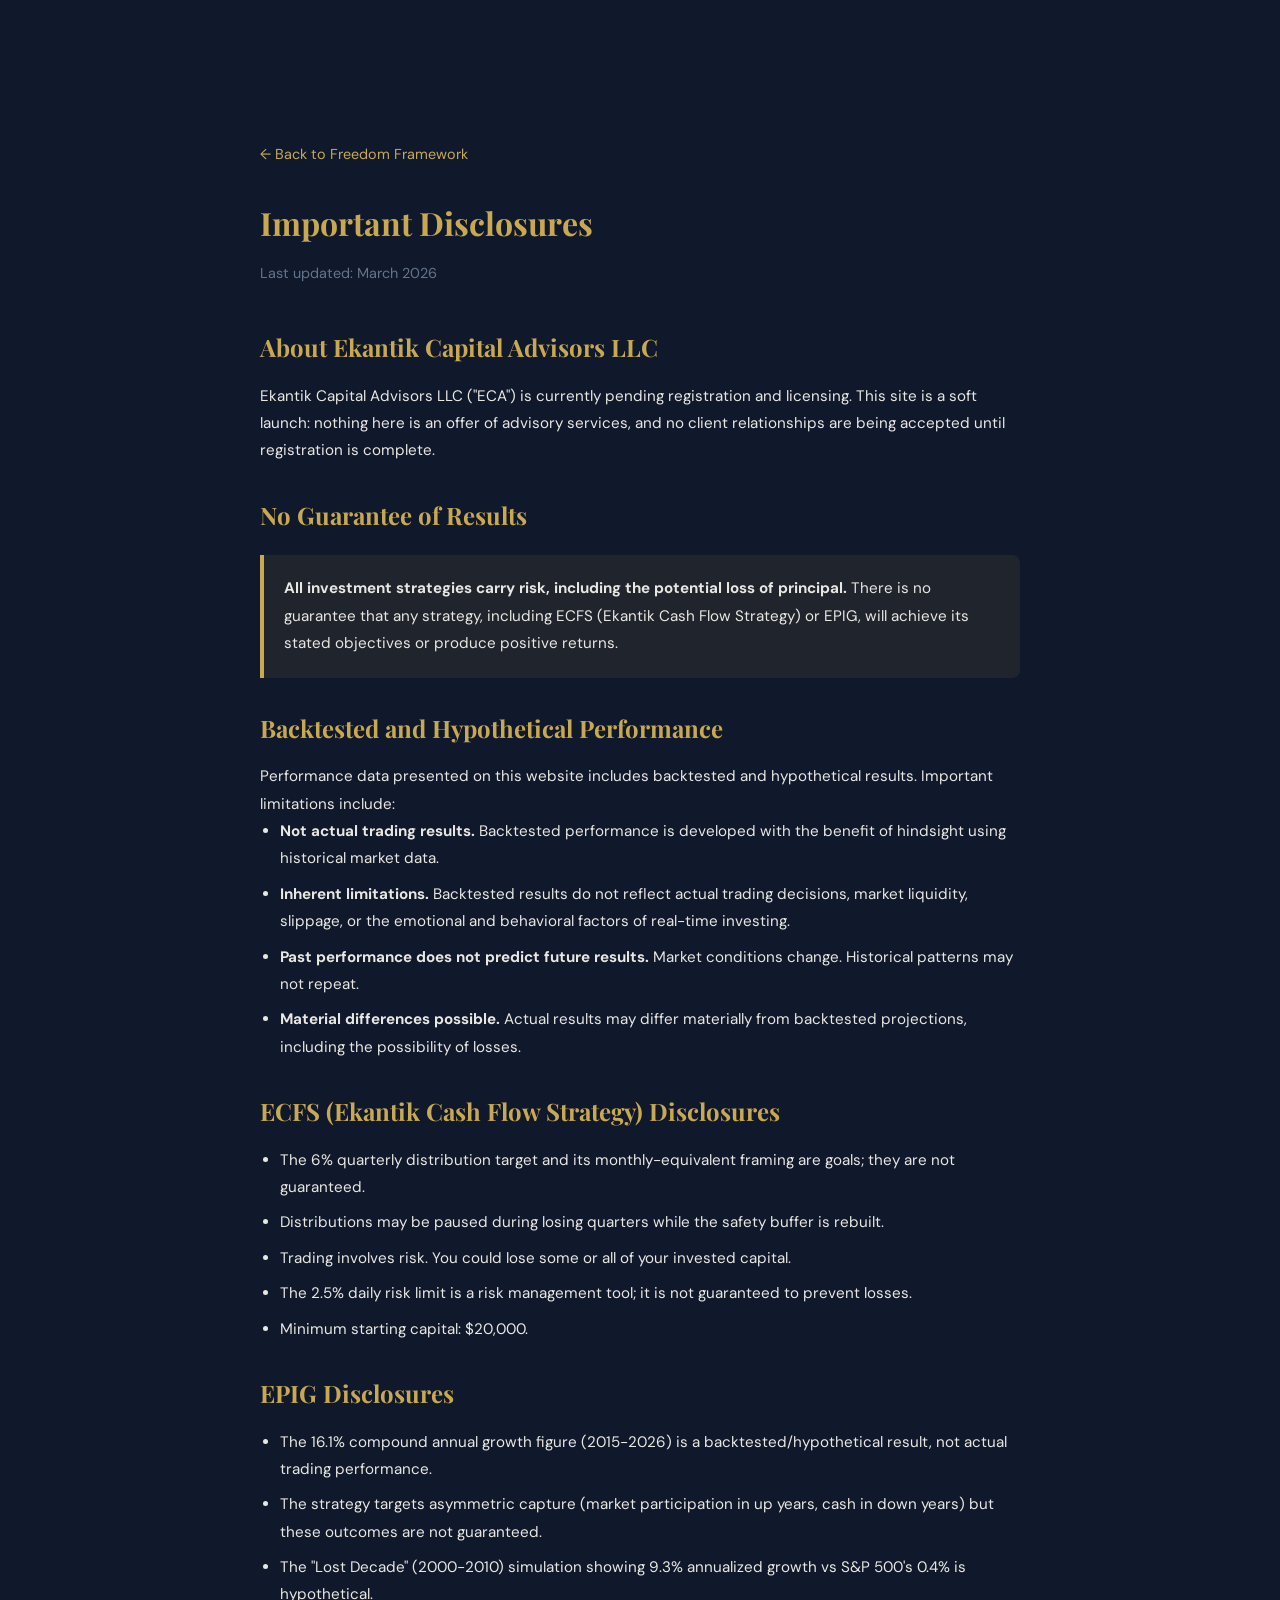
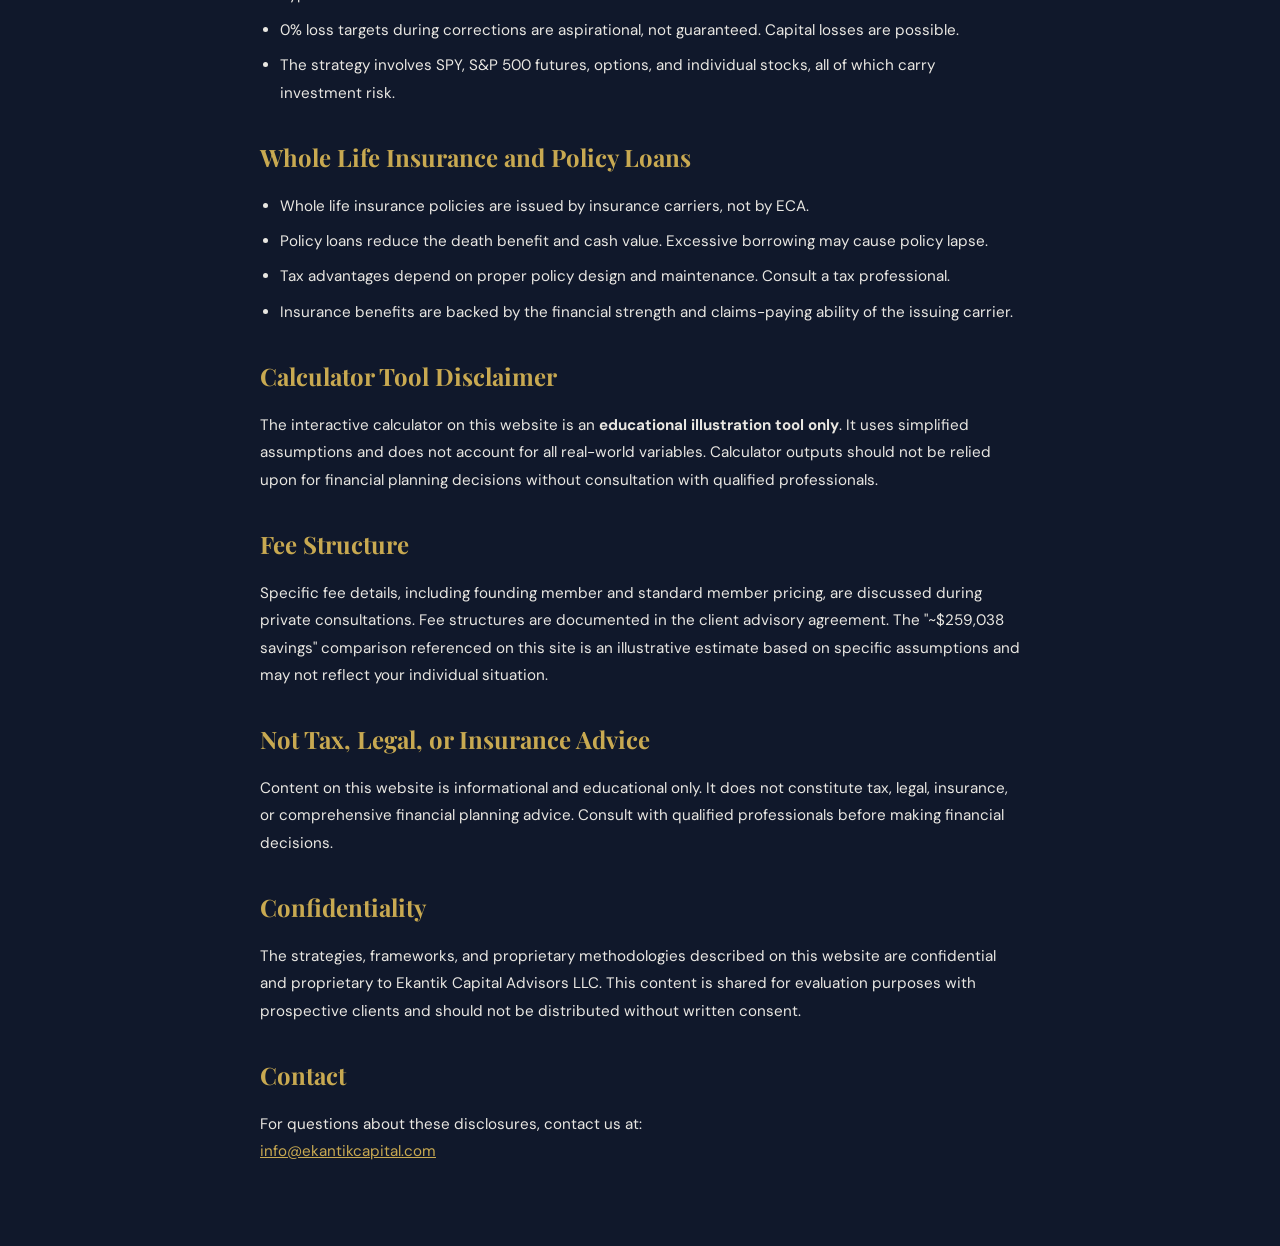
<file: disclosures.html>
<!DOCTYPE html>
<html lang="en">
<head>
    <meta charset="UTF-8">
    <meta name="viewport" content="width=device-width, initial-scale=1.0">
    <title>Disclosures - Ekantik Capital Advisors LLC</title>
    <link rel="stylesheet" href="css/style.css">
    <link rel="preconnect" href="https://fonts.googleapis.com">
    <link rel="preconnect" href="https://fonts.gstatic.com" crossorigin>
    <link href="https://fonts.googleapis.com/css2?family=Playfair+Display:wght@400;600;700;800;900&family=DM+Sans:wght@300;400;500;600;700&family=DM+Mono:wght@400;500&display=swap" rel="stylesheet">
    <style>
        .legal-page { max-width: 800px; margin: 0 auto; padding: 140px 20px 80px; color: var(--cream); }
        .legal-page h1 { font-family: 'Playfair Display', serif; color: var(--gold); margin-bottom: 10px; }
        .legal-page .last-updated { color: var(--silver); font-size: 0.9rem; margin-bottom: 40px; }
        .legal-page h2 { font-family: 'Playfair Display', serif; color: var(--gold); font-size: 1.5rem; margin: 30px 0 15px; }
        .legal-page p, .legal-page li { line-height: 1.8; color: var(--text-gray); font-size: 0.95rem; }
        .legal-page ul { padding-left: 20px; }
        .legal-page li { margin-bottom: 8px; }
        .legal-page a { color: var(--gold); }
        .legal-page strong { color: var(--cream); }
        .back-link { display: inline-block; margin-bottom: 30px; color: var(--gold); text-decoration: none; font-size: 0.9rem; }
        .back-link:hover { text-decoration: underline; }
        .disclosure-box { background: rgba(212, 175, 55, 0.08); border-left: 4px solid var(--gold); padding: 20px; border-radius: 0 8px 8px 0; margin: 20px 0; }
    </style>
</head>
<body>
    <div class="legal-page">
        <a href="index.html" class="back-link">&larr; Back to Freedom Framework</a>
        <h1>Important Disclosures</h1>
        <p class="last-updated">Last updated: March 2026</p>

        <h2>About Ekantik Capital Advisors LLC</h2>
        <p>Ekantik Capital Advisors LLC ("ECA") is currently pending registration and licensing. This site is a soft launch: nothing here is an offer of advisory services, and no client relationships are being accepted until registration is complete.</p>

        <h2>No Guarantee of Results</h2>
        <div class="disclosure-box">
            <p><strong>All investment strategies carry risk, including the potential loss of principal.</strong> There is no guarantee that any strategy, including ECFS (Ekantik Cash Flow Strategy) or EPIG, will achieve its stated objectives or produce positive returns.</p>
        </div>

        <h2>Backtested and Hypothetical Performance</h2>
        <p>Performance data presented on this website includes backtested and hypothetical results. Important limitations include:</p>
        <ul>
            <li><strong>Not actual trading results.</strong> Backtested performance is developed with the benefit of hindsight using historical market data.</li>
            <li><strong>Inherent limitations.</strong> Backtested results do not reflect actual trading decisions, market liquidity, slippage, or the emotional and behavioral factors of real-time investing.</li>
            <li><strong>Past performance does not predict future results.</strong> Market conditions change. Historical patterns may not repeat.</li>
            <li><strong>Material differences possible.</strong> Actual results may differ materially from backtested projections, including the possibility of losses.</li>
        </ul>

        <h2>ECFS (Ekantik Cash Flow Strategy) Disclosures</h2>
        <ul>
            <li>The 6% quarterly distribution target and its monthly-equivalent framing are goals; they are not guaranteed.</li>
            <li>Distributions may be paused during losing quarters while the safety buffer is rebuilt.</li>
            <li>Trading involves risk. You could lose some or all of your invested capital.</li>
            <li>The 2.5% daily risk limit is a risk management tool; it is not guaranteed to prevent losses.</li>
            <li>Minimum starting capital: $20,000.</li>
        </ul>

        <h2>EPIG Disclosures</h2>
        <ul>
            <li>The 16.1% compound annual growth figure (2015-2026) is a backtested/hypothetical result, not actual trading performance.</li>
            <li>The strategy targets asymmetric capture (market participation in up years, cash in down years) but these outcomes are not guaranteed.</li>
            <li>The "Lost Decade" (2000-2010) simulation showing 9.3% annualized growth vs S&P 500's 0.4% is hypothetical.</li>
            <li>0% loss targets during corrections are aspirational, not guaranteed. Capital losses are possible.</li>
            <li>The strategy involves SPY, S&P 500 futures, options, and individual stocks, all of which carry investment risk.</li>
        </ul>

        <h2>Whole Life Insurance and Policy Loans</h2>
        <ul>
            <li>Whole life insurance policies are issued by insurance carriers, not by ECA.</li>
            <li>Policy loans reduce the death benefit and cash value. Excessive borrowing may cause policy lapse.</li>
            <li>Tax advantages depend on proper policy design and maintenance. Consult a tax professional.</li>
            <li>Insurance benefits are backed by the financial strength and claims-paying ability of the issuing carrier.</li>
        </ul>

        <h2>Calculator Tool Disclaimer</h2>
        <p>The interactive calculator on this website is an <strong>educational illustration tool only</strong>. It uses simplified assumptions and does not account for all real-world variables. Calculator outputs should not be relied upon for financial planning decisions without consultation with qualified professionals.</p>

        <h2>Fee Structure</h2>
        <p>Specific fee details, including founding member and standard member pricing, are discussed during private consultations. Fee structures are documented in the client advisory agreement. The "~$259,038 savings" comparison referenced on this site is an illustrative estimate based on specific assumptions and may not reflect your individual situation.</p>

        <h2>Not Tax, Legal, or Insurance Advice</h2>
        <p>Content on this website is informational and educational only. It does not constitute tax, legal, insurance, or comprehensive financial planning advice. Consult with qualified professionals before making financial decisions.</p>

        <h2>Confidentiality</h2>
        <p>The strategies, frameworks, and proprietary methodologies described on this website are confidential and proprietary to Ekantik Capital Advisors LLC. This content is shared for evaluation purposes with prospective clients and should not be distributed without written consent.</p>

        <h2>Contact</h2>
        <p>For questions about these disclosures, contact us at:<br>
        <a href="mailto:info@ekantikcapital.com">info@ekantikcapital.com</a></p>
    </div>
</body>
</html>
</file>
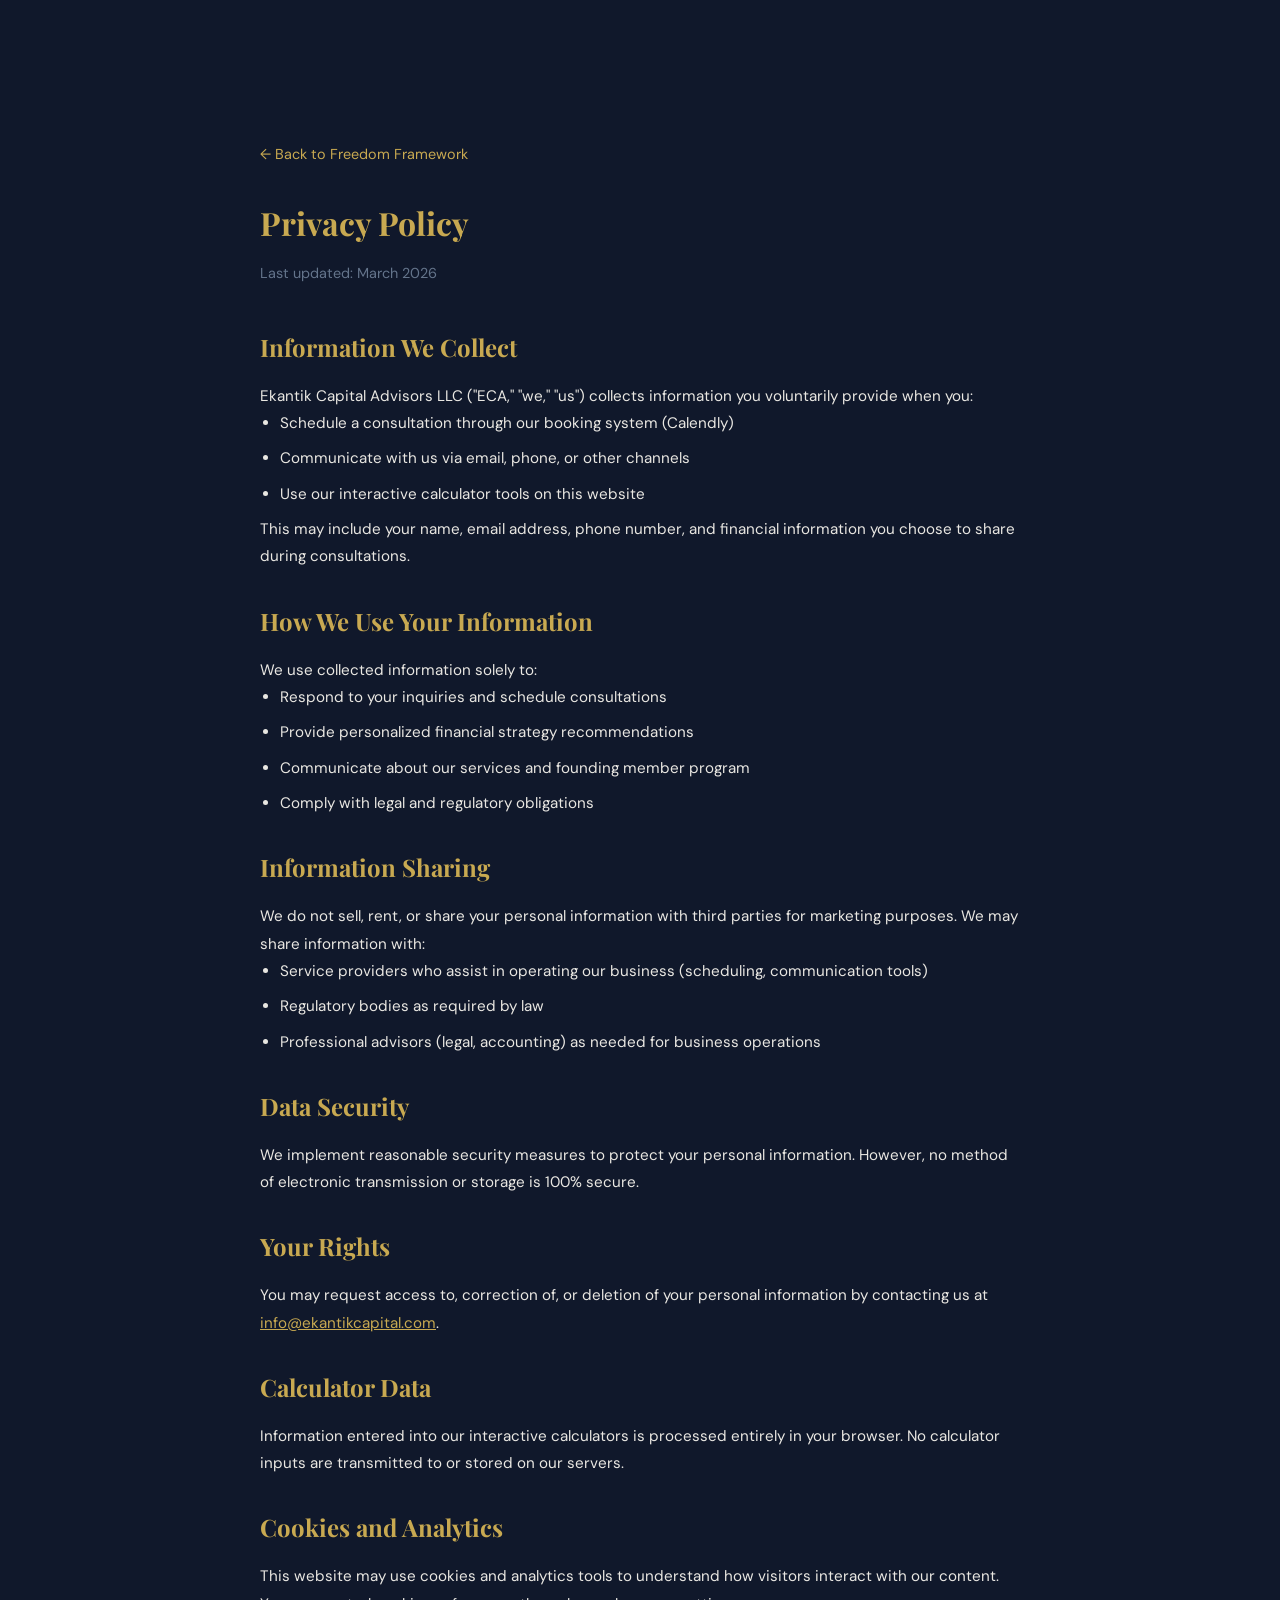
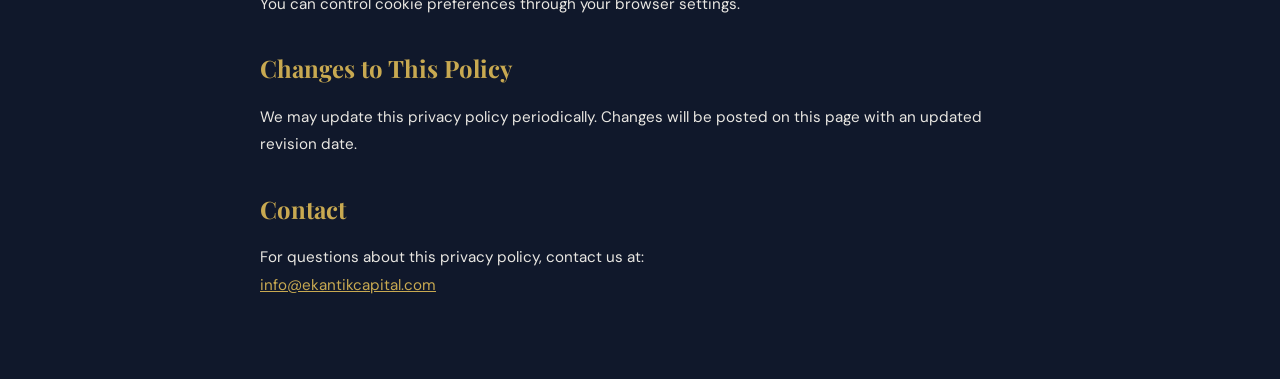
<file: privacy.html>
<!DOCTYPE html>
<html lang="en">
<head>
    <meta charset="UTF-8">
    <meta name="viewport" content="width=device-width, initial-scale=1.0">
    <title>Privacy Policy - Ekantik Capital Advisors LLC</title>
    <link rel="stylesheet" href="css/style.css">
    <link rel="preconnect" href="https://fonts.googleapis.com">
    <link rel="preconnect" href="https://fonts.gstatic.com" crossorigin>
    <link href="https://fonts.googleapis.com/css2?family=Playfair+Display:wght@400;600;700;800;900&family=DM+Sans:wght@300;400;500;600;700&family=DM+Mono:wght@400;500&display=swap" rel="stylesheet">
    <style>
        .legal-page { max-width: 800px; margin: 0 auto; padding: 140px 20px 80px; color: var(--cream); }
        .legal-page h1 { font-family: 'Playfair Display', serif; color: var(--gold); margin-bottom: 10px; }
        .legal-page .last-updated { color: var(--silver); font-size: 0.9rem; margin-bottom: 40px; }
        .legal-page h2 { font-family: 'Playfair Display', serif; color: var(--gold); font-size: 1.5rem; margin: 30px 0 15px; }
        .legal-page p, .legal-page li { line-height: 1.8; color: var(--text-gray); font-size: 0.95rem; }
        .legal-page ul { padding-left: 20px; }
        .legal-page li { margin-bottom: 8px; }
        .legal-page a { color: var(--gold); }
        .back-link { display: inline-block; margin-bottom: 30px; color: var(--gold); text-decoration: none; font-size: 0.9rem; }
        .back-link:hover { text-decoration: underline; }
    </style>
</head>
<body>
    <div class="legal-page">
        <a href="index.html" class="back-link">&larr; Back to Freedom Framework</a>
        <h1>Privacy Policy</h1>
        <p class="last-updated">Last updated: March 2026</p>

        <h2>Information We Collect</h2>
        <p>Ekantik Capital Advisors LLC ("ECA," "we," "us") collects information you voluntarily provide when you:</p>
        <ul>
            <li>Schedule a consultation through our booking system (Calendly)</li>
            <li>Communicate with us via email, phone, or other channels</li>
            <li>Use our interactive calculator tools on this website</li>
        </ul>
        <p>This may include your name, email address, phone number, and financial information you choose to share during consultations.</p>

        <h2>How We Use Your Information</h2>
        <p>We use collected information solely to:</p>
        <ul>
            <li>Respond to your inquiries and schedule consultations</li>
            <li>Provide personalized financial strategy recommendations</li>
            <li>Communicate about our services and founding member program</li>
            <li>Comply with legal and regulatory obligations</li>
        </ul>

        <h2>Information Sharing</h2>
        <p>We do not sell, rent, or share your personal information with third parties for marketing purposes. We may share information with:</p>
        <ul>
            <li>Service providers who assist in operating our business (scheduling, communication tools)</li>
            <li>Regulatory bodies as required by law</li>
            <li>Professional advisors (legal, accounting) as needed for business operations</li>
        </ul>

        <h2>Data Security</h2>
        <p>We implement reasonable security measures to protect your personal information. However, no method of electronic transmission or storage is 100% secure.</p>

        <h2>Your Rights</h2>
        <p>You may request access to, correction of, or deletion of your personal information by contacting us at <a href="mailto:info@ekantikcapital.com">info@ekantikcapital.com</a>.</p>

        <h2>Calculator Data</h2>
        <p>Information entered into our interactive calculators is processed entirely in your browser. No calculator inputs are transmitted to or stored on our servers.</p>

        <h2>Cookies and Analytics</h2>
        <p>This website may use cookies and analytics tools to understand how visitors interact with our content. You can control cookie preferences through your browser settings.</p>

        <h2>Changes to This Policy</h2>
        <p>We may update this privacy policy periodically. Changes will be posted on this page with an updated revision date.</p>

        <h2>Contact</h2>
        <p>For questions about this privacy policy, contact us at:<br>
        <a href="mailto:info@ekantikcapital.com">info@ekantikcapital.com</a></p>
    </div>
</body>
</html>
</file>
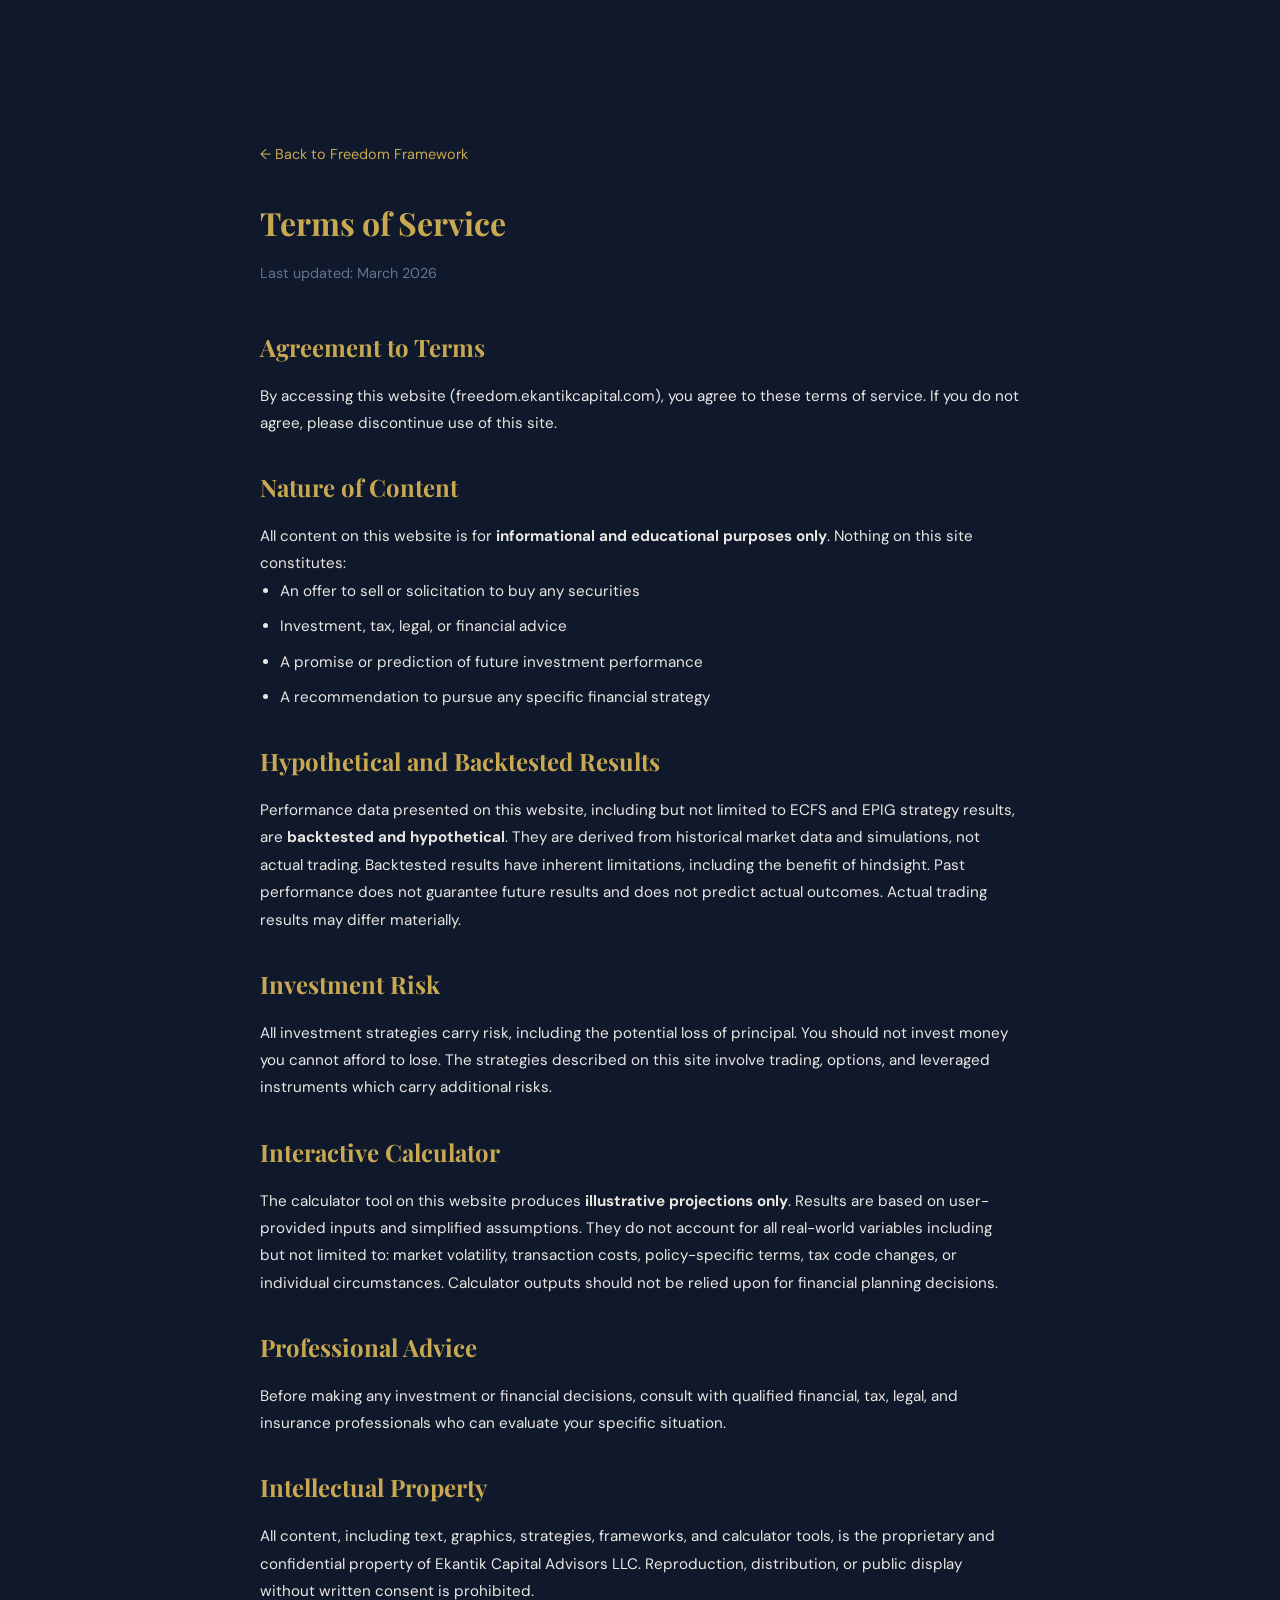
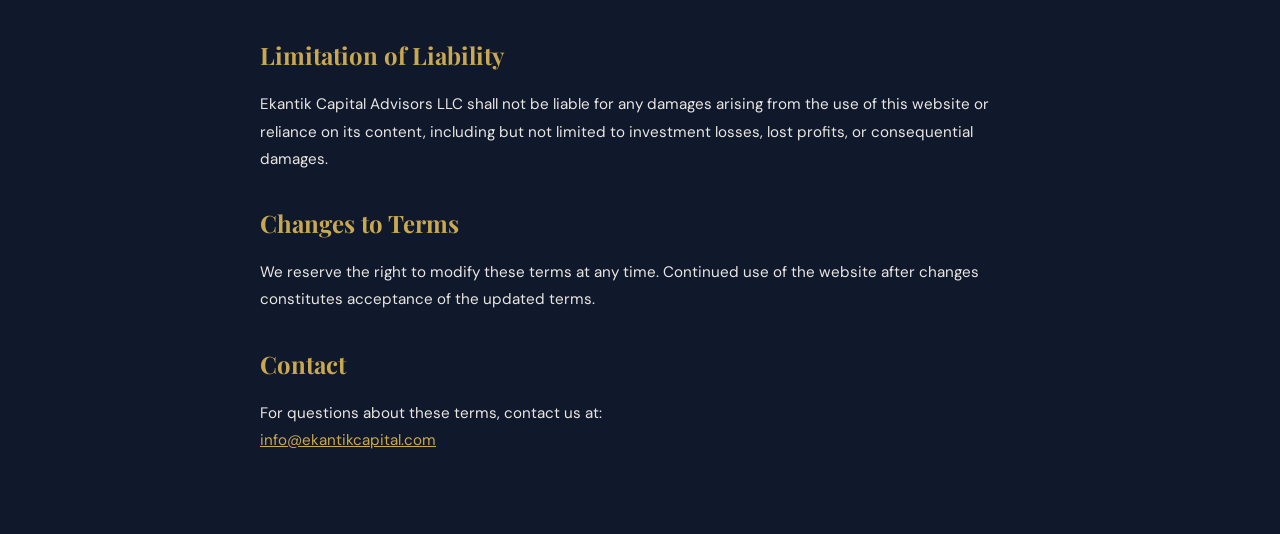
<file: terms.html>
<!DOCTYPE html>
<html lang="en">
<head>
    <meta charset="UTF-8">
    <meta name="viewport" content="width=device-width, initial-scale=1.0">
    <title>Terms of Service - Ekantik Capital Advisors LLC</title>
    <link rel="stylesheet" href="css/style.css">
    <link rel="preconnect" href="https://fonts.googleapis.com">
    <link rel="preconnect" href="https://fonts.gstatic.com" crossorigin>
    <link href="https://fonts.googleapis.com/css2?family=Playfair+Display:wght@400;600;700;800;900&family=DM+Sans:wght@300;400;500;600;700&family=DM+Mono:wght@400;500&display=swap" rel="stylesheet">
    <style>
        .legal-page { max-width: 800px; margin: 0 auto; padding: 140px 20px 80px; color: var(--cream); }
        .legal-page h1 { font-family: 'Playfair Display', serif; color: var(--gold); margin-bottom: 10px; }
        .legal-page .last-updated { color: var(--silver); font-size: 0.9rem; margin-bottom: 40px; }
        .legal-page h2 { font-family: 'Playfair Display', serif; color: var(--gold); font-size: 1.5rem; margin: 30px 0 15px; }
        .legal-page p, .legal-page li { line-height: 1.8; color: var(--text-gray); font-size: 0.95rem; }
        .legal-page ul { padding-left: 20px; }
        .legal-page li { margin-bottom: 8px; }
        .legal-page a { color: var(--gold); }
        .back-link { display: inline-block; margin-bottom: 30px; color: var(--gold); text-decoration: none; font-size: 0.9rem; }
        .back-link:hover { text-decoration: underline; }
    </style>
</head>
<body>
    <div class="legal-page">
        <a href="index.html" class="back-link">&larr; Back to Freedom Framework</a>
        <h1>Terms of Service</h1>
        <p class="last-updated">Last updated: March 2026</p>

        <h2>Agreement to Terms</h2>
        <p>By accessing this website (freedom.ekantikcapital.com), you agree to these terms of service. If you do not agree, please discontinue use of this site.</p>

        <h2>Nature of Content</h2>
        <p>All content on this website is for <strong>informational and educational purposes only</strong>. Nothing on this site constitutes:</p>
        <ul>
            <li>An offer to sell or solicitation to buy any securities</li>
            <li>Investment, tax, legal, or financial advice</li>
            <li>A promise or prediction of future investment performance</li>
            <li>A recommendation to pursue any specific financial strategy</li>
        </ul>

        <h2>Hypothetical and Backtested Results</h2>
        <p>Performance data presented on this website, including but not limited to ECFS and EPIG strategy results, are <strong>backtested and hypothetical</strong>. They are derived from historical market data and simulations, not actual trading. Backtested results have inherent limitations, including the benefit of hindsight. Past performance does not guarantee future results and does not predict actual outcomes. Actual trading results may differ materially.</p>

        <h2>Investment Risk</h2>
        <p>All investment strategies carry risk, including the potential loss of principal. You should not invest money you cannot afford to lose. The strategies described on this site involve trading, options, and leveraged instruments which carry additional risks.</p>

        <h2>Interactive Calculator</h2>
        <p>The calculator tool on this website produces <strong>illustrative projections only</strong>. Results are based on user-provided inputs and simplified assumptions. They do not account for all real-world variables including but not limited to: market volatility, transaction costs, policy-specific terms, tax code changes, or individual circumstances. Calculator outputs should not be relied upon for financial planning decisions.</p>

        <h2>Professional Advice</h2>
        <p>Before making any investment or financial decisions, consult with qualified financial, tax, legal, and insurance professionals who can evaluate your specific situation.</p>

        <h2>Intellectual Property</h2>
        <p>All content, including text, graphics, strategies, frameworks, and calculator tools, is the proprietary and confidential property of Ekantik Capital Advisors LLC. Reproduction, distribution, or public display without written consent is prohibited.</p>

        <h2>Limitation of Liability</h2>
        <p>Ekantik Capital Advisors LLC shall not be liable for any damages arising from the use of this website or reliance on its content, including but not limited to investment losses, lost profits, or consequential damages.</p>

        <h2>Changes to Terms</h2>
        <p>We reserve the right to modify these terms at any time. Continued use of the website after changes constitutes acceptance of the updated terms.</p>

        <h2>Contact</h2>
        <p>For questions about these terms, contact us at:<br>
        <a href="mailto:info@ekantikcapital.com">info@ekantikcapital.com</a></p>
    </div>
</body>
</html>
</file>
<file: css/style.css>
/* ===================================
   PREMIUM LANDING PAGE
   Ekantik Capital Advisors
   =================================== */

* {
    margin: 0;
    padding: 0;
    box-sizing: border-box;
}

:root {
    /* Ekantik Capital brand system — matches accelerator.ekantikcapital.com */
    --midnight: #10182B;
    --deep-navy: #131F38;
    --charcoal: #1B2A4A;
    --gold: #C8A951;
    --pale-gold: #C8A951;
    --cream: #E9E7E2;
    --white: #FFFFFF;
    --silver: #64748B;
    
    /* Typography — Ekantik brand: Playfair (display), DM Sans (body), DM Mono (numerals) */
    --font-display: 'Playfair Display', Georgia, 'Times New Roman', serif;
    --font-body: 'DM Sans', -apple-system, BlinkMacSystemFont, 'Segoe UI', sans-serif;
    --font-mono: 'DM Mono', ui-monospace, 'SF Mono', Menlo, monospace;

    /* Spacing */
    --section-padding: clamp(80px, 12vw, 160px);
    
    /* Transitions */
    --smooth: cubic-bezier(0.4, 0, 0.2, 1);
    --bounce: cubic-bezier(0.68, -0.55, 0.265, 1.55);
}

html {
    scroll-behavior: smooth;
    overflow-x: hidden;
}

body {
    font-family: var(--font-body);
    background: var(--midnight);
    color: var(--cream);
    font-size: 16px;
    line-height: 1.7;
    overflow-x: hidden;
    /* cursor: none; - REMOVED for better UX */
}

/* body * {
    cursor: none !important; - REMOVED for better UX
} */

.container {
    max-width: 1400px;
    margin: 0 auto;
    padding: 0 clamp(20px, 5vw, 80px);
}

/* ===================================
   CUSTOM CURSOR
   =================================== */

/* Custom cursor disabled for better UX - using native browser cursor */

/*
.cursor-dot,
.cursor-outline {
    pointer-events: none;
    position: fixed;
    top: 50%;
    left: 50%;
    transform: translate(-50%, -50%);
    border-radius: 50%;
    z-index: 10000;
    transition: width 0.3s var(--smooth), height 0.3s var(--smooth), border 0.3s var(--smooth);
}

.cursor-dot {
    width: 6px;
    height: 6px;
    background: var(--gold);
    mix-blend-mode: difference;
}

.cursor-outline {
    width: 40px;
    height: 40px;
    border: 1px solid rgba(201, 164, 92, 0.5);
    transition: width 0.5s var(--smooth), height 0.5s var(--smooth);
}

body.cursor-hover .cursor-outline {
    width: 60px;
    height: 60px;
    border-color: var(--gold);
}
*/

/* Ensure default cursor behavior */
* {
    cursor: auto !important;
}

a, button, .btn-primary, .btn-secondary, .btn-nav {
    cursor: pointer !important;
}

input, textarea, select {
    cursor: text !important;
}

/* ===================================
   PAGE LOADER
   =================================== */

.page-loader {
    position: fixed;
    inset: 0;
    background: var(--midnight);
    z-index: 100000;
    display: flex;
    align-items: center;
    justify-content: center;
    transition: opacity 0.8s var(--smooth), visibility 0.8s var(--smooth);
}

.page-loader.hidden {
    opacity: 0;
    visibility: hidden;
}

.loader-content {
    text-align: center;
}

.loader-logo {
    font-family: var(--font-display);
    font-size: clamp(40px, 8vw, 80px);
    font-weight: 700;
    color: var(--gold);
    letter-spacing: 0.2em;
    margin-bottom: 30px;
    animation: pulse 2s ease-in-out infinite;
}

.loader-bar {
    width: 200px;
    height: 2px;
    background: rgba(201, 164, 92, 0.2);
    position: relative;
    overflow: hidden;
}

.loader-bar::after {
    content: '';
    position: absolute;
    top: 0;
    left: -100%;
    width: 100%;
    height: 100%;
    background: var(--gold);
    animation: loading 1.5s ease-in-out infinite;
}

@keyframes pulse {
    0%, 100% { opacity: 1; }
    50% { opacity: 0.5; }
}

@keyframes loading {
    0% { left: -100%; }
    100% { left: 100%; }
}

/* ===================================
   NAVIGATION
   =================================== */

.navbar {
    position: fixed;
    top: 0;
    left: 0;
    right: 0;
    z-index: 1000;
    padding: clamp(20px, 3vw, 40px) 0;
    transition: all 0.6s var(--smooth);
}

.navbar.scrolled {
    padding: 15px 0;
}

.nav-bg {
    position: absolute;
    inset: 0;
    background: rgba(13, 27, 42, 0);
    backdrop-filter: blur(0px);
    transition: all 0.6s var(--smooth);
    border-bottom: 1px solid transparent;
}

.navbar.scrolled .nav-bg {
    background: rgba(13, 27, 42, 0.95);
    backdrop-filter: blur(20px);
    border-bottom-color: rgba(224, 169, 48, 0.15);
}

.nav-content {
    display: flex;
    justify-content: space-between;
    align-items: center;
    position: relative;
    z-index: 1;
}

.logo {
    display: flex;
    align-items: center;
    gap: 20px;
}

.logo-monogram {
    font-family: var(--font-display);
    font-size: clamp(28px, 4vw, 40px);
    font-weight: 700;
    color: var(--gold);
    letter-spacing: 0.15em;
    transition: transform 0.4s var(--smooth);
}

.logo:hover .logo-monogram {
    transform: scale(1.05);
}

.logo-full {
    display: flex;
    flex-direction: column;
    gap: 2px;
}

.logo-name {
    font-size: clamp(14px, 1.5vw, 18px);
    font-weight: 600;
    letter-spacing: 0.1em;
    color: var(--cream);
}

.logo-subtitle {
    font-size: clamp(10px, 1vw, 12px);
    font-weight: 400;
    letter-spacing: 0.2em;
    text-transform: uppercase;
    color: var(--silver);
}

.nav-links {
    display: flex;
    align-items: center;
    gap: clamp(30px, 4vw, 60px);
}

.nav-links a:not(.btn-nav) {
    position: relative;
    color: var(--cream);
    text-decoration: none;
    font-size: 14px;
    font-weight: 500;
    letter-spacing: 0.05em;
    transition: color 0.3s var(--smooth);
}

.nav-links a:not(.btn-nav)::before {
    content: attr(data-text);
    position: absolute;
    top: 0;
    left: 0;
    color: var(--gold);
    overflow: hidden;
    width: 0;
    transition: width 0.4s var(--smooth);
}

.nav-links a:not(.btn-nav):hover::before {
    width: 100%;
}

.btn-nav {
    display: flex;
    align-items: center;
    gap: 10px;
    background: linear-gradient(135deg, var(--gold), var(--pale-gold));
    color: var(--midnight);
    padding: 12px 30px;
    border-radius: 50px;
    text-decoration: none;
    font-size: 13px;
    font-weight: 600;
    letter-spacing: 0.05em;
    transition: all 0.4s var(--smooth);
    overflow: hidden;
    position: relative;
}

.btn-nav::before {
    content: '';
    position: absolute;
    top: 50%;
    left: 50%;
    width: 0;
    height: 0;
    background: var(--cream);
    border-radius: 50%;
    transform: translate(-50%, -50%);
    transition: width 0.6s var(--smooth), height 0.6s var(--smooth);
}

.btn-nav:hover::before {
    width: 300px;
    height: 300px;
}

.btn-nav span,
.btn-nav i {
    position: relative;
    z-index: 1;
}

.btn-nav i {
    transition: transform 0.4s var(--smooth);
}

.btn-nav:hover i {
    transform: translateX(5px);
}

.mobile-menu-toggle {
    display: none;
    flex-direction: column;
    gap: 6px;
    background: none;
    border: none;
    padding: 10px;
    z-index: 1001;
}

.mobile-menu-toggle span {
    width: 30px;
    height: 2px;
    background: var(--gold);
    transition: all 0.3s var(--smooth);
}

.mobile-menu-toggle.active span:first-child {
    transform: rotate(45deg) translate(7px, 7px);
}

.mobile-menu-toggle.active span:last-child {
    transform: rotate(-45deg) translate(7px, -7px);
}

.mobile-menu {
    position: fixed;
    top: 0;
    right: -100%;
    width: 100%;
    max-width: 400px;
    height: 100vh;
    z-index: 999;
    transition: right 0.6s var(--smooth);
}

.mobile-menu.active {
    right: 0;
}

.mobile-menu-overlay {
    position: absolute;
    inset: 0;
    background: rgba(11, 17, 32, 0.98);
    backdrop-filter: blur(20px);
}

.mobile-menu-content {
    position: relative;
    display: flex;
    flex-direction: column;
    gap: 30px;
    padding: 120px 50px;
}

.mobile-menu-content a {
    color: var(--cream);
    text-decoration: none;
    font-size: 24px;
    font-weight: 600;
    letter-spacing: 0.05em;
    opacity: 0;
    transform: translateX(30px);
    transition: all 0.3s var(--smooth);
}

.mobile-menu.active .mobile-menu-content a {
    opacity: 1;
    transform: translateX(0);
}

.mobile-menu-content a:nth-child(1) { transition-delay: 0.1s; }
.mobile-menu-content a:nth-child(2) { transition-delay: 0.2s; }
.mobile-menu-content a:nth-child(3) { transition-delay: 0.3s; }
.mobile-menu-content a:nth-child(4) { transition-delay: 0.4s; }
.mobile-menu-content a:nth-child(5) { transition-delay: 0.5s; }
.mobile-menu-content a:nth-child(6) { transition-delay: 0.6s; }
.mobile-menu-content a:nth-child(7) { transition-delay: 0.7s; }
.mobile-menu-content a:nth-child(8) { transition-delay: 0.8s; }
.mobile-menu-content a:nth-child(9) { transition-delay: 0.9s; }

.mobile-menu-content a:hover {
    color: var(--gold);
    transform: translateX(10px);
}

/* ===================================
   HERO SECTION
   =================================== */

.hero {
    position: relative;
    min-height: 100vh;
    display: flex;
    align-items: center;
    justify-content: center;
    overflow: hidden;
}

.hero-background {
    position: absolute;
    inset: 0;
}

#particleCanvas {
    width: 100%;
    height: 100%;
}

.gradient-overlay {
    position: absolute;
    inset: 0;
    background: radial-gradient(ellipse at top, transparent, var(--midnight) 70%);
}

.hero-content {
    position: relative;
    z-index: 1;
    text-align: center;
    padding: 100px 20px;
    max-width: 1200px;
    margin: 0 auto;
}

.hero-badge {
    display: inline-flex;
    align-items: center;
    gap: 15px;
    padding: 10px 30px;
    border: 1px solid rgba(224, 169, 48, 0.4);
    border-radius: 50px;
    font-size: 11px;
    font-weight: 600;
    letter-spacing: 0.2em;
    text-transform: uppercase;
    color: var(--gold);
    margin-bottom: 40px;
    backdrop-filter: blur(10px);
    background: rgba(224, 169, 48, 0.05);
}

.badge-icon {
    font-size: 8px;
}

.hero-title {
    font-family: var(--font-display);
    font-size: clamp(40px, 8vw, 100px);
    font-weight: 700;
    line-height: 1.1;
    margin-bottom: 30px;
    color: var(--cream);
}

.title-line {
    display: block;
}

.title-accent {
    background: linear-gradient(135deg, var(--gold), var(--pale-gold), var(--gold));
    -webkit-background-clip: text;
    -webkit-text-fill-color: transparent;
    background-clip: text;
    background-size: 200% 100%;
    animation: shimmer 3s ease-in-out infinite;
}

.title-accent .word {
    display: inline-block;
    margin: 0 15px;
}

@keyframes shimmer {
    0%, 100% { background-position: 0% center; }
    50% { background-position: 100% center; }
}

.hero-subtitle {
    font-size: clamp(16px, 2vw, 22px);
    color: var(--silver);
    margin-bottom: 60px;
    font-weight: 400;
    letter-spacing: 0.02em;
}

.hero-description {
    max-width: 900px;
    margin: 0 auto 40px;
    font-size: 17px;
    color: var(--silver);
    line-height: 1.8;
}

/* Hero Metrics */
.hero-metrics {
    display: grid;
    grid-template-columns: repeat(3, 1fr);
    gap: 24px;
    max-width: 900px;
    margin: 0 auto;
}

.metric-item {
    display: flex;
    align-items: center;
    gap: 16px;
    background: linear-gradient(135deg, rgba(13, 27, 42, 0.8) 0%, rgba(27, 38, 59, 0.8) 100%);
    border: 2px solid rgba(224, 169, 48, 0.3);
    border-radius: 12px;
    padding: 20px;
    transition: all 0.3s ease;
}

.metric-item:hover {
    border-color: var(--gold);
    transform: translateY(-4px);
    box-shadow: 0 8px 24px rgba(224, 169, 48, 0.3);
}

.metric-icon {
    width: 48px;
    height: 48px;
    background: linear-gradient(135deg, rgba(224, 169, 48, 0.2) 0%, rgba(242, 193, 78, 0.2) 100%);
    border: 2px solid rgba(224, 169, 48, 0.4);
    border-radius: 50%;
    display: flex;
    align-items: center;
    justify-content: center;
    flex-shrink: 0;
}

.metric-icon i {
    color: var(--gold);
    font-size: 20px;
}

.metric-content {
    flex: 1;
    display: flex;
    flex-direction: column;
    gap: 4px;
}

.metric-label {
    font-size: 12px;
    font-weight: 600;
    color: var(--pale-gold);
    text-transform: uppercase;
    letter-spacing: 0.5px;
}

.metric-value {
    font-size: 16px;
    font-weight: 700;
    color: var(--cream);
    font-family: 'Playfair Display', serif;
}

.hero-pillars {
    display: flex;
    justify-content: center;
    gap: 40px;
    margin-bottom: 60px;
    flex-wrap: wrap;
}

.pillar-badge {
    display: flex;
    flex-direction: column;
    align-items: center;
    gap: 12px;
    text-align: center;
    max-width: 200px;
}

.pillar-badge .pillar-icon {
    width: 50px;
    height: 50px;
    background: rgba(224, 169, 48, 0.2);
    border-radius: 50%;
    display: flex;
    align-items: center;
    justify-content: center;
    transition: all 0.4s var(--smooth);
}

.pillar-badge .pillar-icon i {
    color: var(--gold);
    font-size: 20px;
}

.pillar-badge:hover .pillar-icon {
    background: var(--gold);
    transform: scale(1.1);
}

.pillar-badge:hover .pillar-icon i {
    color: var(--midnight);
}

.pillar-badge span {
    font-size: 14px;
    font-weight: 600;
    color: var(--cream);
}

.hero-cta {
    display: flex;
    justify-content: center;
    align-items: center;
    gap: 30px;
    margin-bottom: 80px;
    flex-wrap: wrap;
}

.btn-primary,
.btn-secondary {
    display: inline-flex;
    align-items: center;
    gap: 15px;
    padding: 18px 40px;
    font-size: 14px;
    font-weight: 600;
    letter-spacing: 0.05em;
    text-decoration: none;
    border-radius: 50px;
    transition: all 0.4s var(--smooth);
    position: relative;
    overflow: hidden;
}

.btn-primary {
    background: linear-gradient(135deg, var(--gold), var(--pale-gold));
    color: var(--midnight);
    box-shadow: 0 10px 40px rgba(224, 169, 48, 0.3);
}

.btn-primary::before {
    content: '';
    position: absolute;
    top: 0;
    left: -100%;
    width: 100%;
    height: 100%;
    background: linear-gradient(90deg, transparent, rgba(255, 255, 255, 0.3), transparent);
    transition: left 0.6s var(--smooth);
}

.btn-primary:hover::before {
    left: 100%;
}

.btn-primary:hover {
    transform: translateY(-3px);
    box-shadow: 0 15px 50px rgba(224, 169, 48, 0.5);
}

.btn-icon {
    transition: transform 0.4s var(--smooth);
}

.btn-primary:hover .btn-icon {
    transform: translateX(5px);
}

.btn-secondary {
    background: transparent;
    border: 1px solid rgba(224, 169, 48, 0.5);
    color: var(--gold);
}

.btn-secondary:hover {
    background: rgba(224, 169, 48, 0.1);
    border-color: var(--gold);
    transform: translateY(-3px);
}

.scroll-indicator {
    display: flex;
    flex-direction: column;
    align-items: center;
    gap: 10px;
    font-size: 11px;
    text-transform: uppercase;
    letter-spacing: 0.15em;
    color: var(--silver);
    animation: float 3s ease-in-out infinite;
}

.scroll-line {
    width: 1px;
    height: 60px;
    background: linear-gradient(to bottom, var(--gold), transparent);
}

@keyframes float {
    0%, 100% { transform: translateY(0); }
    50% { transform: translateY(-10px); }
}

/* Hero Responsive */
@media (max-width: 992px) {
    .hero-metrics {
        grid-template-columns: 1fr;
        gap: 16px;
    }
}

@media (max-width: 768px) {
    .hero-title .title-line {
        font-size: 36px;
    }
    
    .hero-subtitle {
        font-size: 16px;
    }
    
    .metric-item {
        padding: 16px;
    }
    
    .metric-icon {
        width: 40px;
        height: 40px;
    }
    
    .metric-icon i {
        font-size: 18px;
    }
    
    .metric-label {
        font-size: 11px;
    }
    
    .metric-value {
        font-size: 14px;
    }
}

/* ===================================
   SOCIAL PROOF STRIP
   =================================== */

.social-proof-strip {
    background: linear-gradient(135deg, rgba(13, 27, 42, 0.95) 0%, rgba(27, 38, 59, 0.95) 100%);
    border-top: 1px solid rgba(224, 169, 48, 0.2);
    border-bottom: 1px solid rgba(224, 169, 48, 0.2);
    padding: 40px 0;
}

.proof-items {
    display: grid;
    grid-template-columns: repeat(4, 1fr);
    gap: 40px;
    max-width: 1200px;
    margin: 0 auto;
}

.proof-item {
    display: flex;
    align-items: center;
    gap: 16px;
    padding: 20px;
    background: rgba(13, 27, 42, 0.5);
    border: 2px solid rgba(224, 169, 48, 0.2);
    border-radius: 12px;
    transition: all 0.3s ease;
}

.proof-item:hover {
    border-color: var(--gold);
    transform: translateY(-4px);
    box-shadow: 0 8px 24px rgba(224, 169, 48, 0.25);
}

.proof-icon {
    width: 48px;
    height: 48px;
    background: linear-gradient(135deg, rgba(224, 169, 48, 0.2) 0%, rgba(242, 193, 78, 0.2) 100%);
    border: 2px solid rgba(224, 169, 48, 0.3);
    border-radius: 50%;
    display: flex;
    align-items: center;
    justify-content: center;
    flex-shrink: 0;
}

.proof-icon i {
    color: var(--gold);
    font-size: 20px;
}

.proof-content {
    display: flex;
    flex-direction: column;
    gap: 4px;
}

.proof-value {
    font-size: 20px;
    font-weight: 700;
    color: var(--gold);
    font-family: 'Playfair Display', serif;
    line-height: 1;
}

.proof-label {
    font-size: 12px;
    font-weight: 600;
    color: var(--silver);
    text-transform: uppercase;
    letter-spacing: 0.5px;
    line-height: 1.2;
}

/* Social Proof Responsive */
@media (max-width: 992px) {
    .proof-items {
        grid-template-columns: repeat(2, 1fr);
        gap: 20px;
    }
}

@media (max-width: 768px) {
    .social-proof-strip {
        padding: 30px 0;
    }
    
    .proof-items {
        grid-template-columns: 1fr;
        gap: 16px;
    }
    
    .proof-item {
        padding: 16px;
    }
    
    .proof-icon {
        width: 40px;
        height: 40px;
    }
    
    .proof-icon i {
        font-size: 18px;
    }
    
    .proof-value {
        font-size: 18px;
    }
    
    .proof-label {
        font-size: 11px;
    }
}

/* ===================================
   PHILOSOPHY SECTION
   =================================== */

.philosophy-section {
    padding: var(--section-padding) 0;
    background: linear-gradient(180deg, var(--midnight) 0%, var(--deep-navy) 100%);
    position: relative;
}

.philosophy-section .container {
    max-width: 1200px;
}

/* Philosophy Framework Container */
.philosophy-framework {
    margin-top: 60px;
}

/* Three Core Pillars */
.philosophy-pillars {
    display: grid;
    grid-template-columns: repeat(3, 1fr);
    gap: 40px;
    margin-bottom: 60px;
}

.philosophy-pillar {
    background: linear-gradient(135deg, rgba(224, 169, 48, 0.08), rgba(224, 169, 48, 0.02));
    border: 1px solid rgba(224, 169, 48, 0.2);
    border-radius: 20px;
    padding: 40px 30px;
    text-align: center;
    transition: all 0.5s var(--smooth);
}

.philosophy-pillar:hover {
    transform: translateY(-8px);
    background: linear-gradient(135deg, rgba(224, 169, 48, 0.15), rgba(224, 169, 48, 0.05));
    border-color: rgba(224, 169, 48, 0.4);
    box-shadow: 0 12px 40px rgba(224, 169, 48, 0.25);
}

.pillar-icon-box {
    width: 80px;
    height: 80px;
    margin: 0 auto 24px;
    background: linear-gradient(135deg, var(--gold), var(--pale-gold));
    border-radius: 20px;
    display: flex;
    align-items: center;
    justify-content: center;
    transition: all 0.5s var(--bounce);
}

.philosophy-pillar:hover .pillar-icon-box {
    transform: scale(1.1) rotate(5deg);
}

.pillar-icon-box i {
    font-size: 36px;
    color: var(--midnight);
}

.pillar-title {
    font-family: var(--font-display);
    font-size: 24px;
    font-weight: 700;
    color: var(--cream);
    margin-bottom: 16px;
}

.pillar-description {
    font-size: 15px;
    line-height: 1.7;
    color: var(--silver);
}

/* Designed to Avoid Section */
.philosophy-avoidance {
    background: linear-gradient(135deg, rgba(220, 53, 69, 0.12), rgba(220, 53, 69, 0.04));
    border: 1px solid rgba(220, 53, 69, 0.3);
    border-radius: 20px;
    padding: 40px;
    margin-bottom: 50px;
}

.avoidance-title {
    font-family: var(--font-display);
    font-size: 28px;
    font-weight: 700;
    color: var(--cream);
    margin-bottom: 30px;
    display: flex;
    align-items: center;
    justify-content: center;
    gap: 12px;
}

.avoidance-title i {
    color: #ff6b6b;
}

.avoidance-grid {
    display: grid;
    grid-template-columns: repeat(2, 1fr);
    gap: 24px;
}

.avoidance-item {
    display: flex;
    align-items: center;
    gap: 12px;
    padding: 16px 20px;
    background: rgba(27, 38, 59, 0.6);
    border: 1px solid rgba(220, 53, 69, 0.2);
    border-radius: 12px;
    transition: all 0.3s var(--smooth);
}

.avoidance-item:hover {
    background: rgba(27, 38, 59, 0.8);
    border-color: rgba(220, 53, 69, 0.4);
    transform: translateX(8px);
}

.avoidance-item i {
    font-size: 20px;
    color: #ff6b6b;
    flex-shrink: 0;
}

.avoidance-item span {
    font-size: 15px;
    font-weight: 500;
    color: var(--silver);
    line-height: 1.5;
}

/* Control & Efficiency Shields */
.philosophy-shields {
    display: grid;
    grid-template-columns: repeat(2, 1fr);
    gap: 40px;
    margin-bottom: 50px;
}

.philosophy-shield {
    border-radius: 20px;
    padding: 40px 35px;
    position: relative;
    overflow: hidden;
    transition: all 0.5s var(--smooth);
}

.philosophy-shield::before {
    content: '';
    position: absolute;
    top: 0;
    left: 0;
    width: 5px;
    height: 100%;
    transition: width 0.5s var(--smooth);
}

.philosophy-shield:hover::before {
    width: 100%;
    opacity: 0.1;
}

.shield-blue {
    background: linear-gradient(135deg, rgba(13, 110, 253, 0.12), rgba(13, 110, 253, 0.04));
    border: 1px solid rgba(13, 110, 253, 0.3);
}

.shield-blue::before {
    background: linear-gradient(180deg, rgba(13, 110, 253, 0.8), rgba(13, 110, 253, 0.4));
}

.shield-blue:hover {
    border-color: rgba(13, 110, 253, 0.5);
    box-shadow: 0 8px 32px rgba(13, 110, 253, 0.25);
}

.shield-gold {
    background: linear-gradient(135deg, rgba(224, 169, 48, 0.12), rgba(224, 169, 48, 0.04));
    border: 1px solid rgba(224, 169, 48, 0.3);
}

.shield-gold::before {
    background: linear-gradient(180deg, var(--gold), var(--pale-gold));
}

.shield-gold:hover {
    border-color: rgba(224, 169, 48, 0.5);
    box-shadow: 0 8px 32px rgba(224, 169, 48, 0.25);
}

.shield-icon {
    width: 60px;
    height: 60px;
    margin-bottom: 20px;
    background: rgba(224, 169, 48, 0.15);
    border-radius: 12px;
    display: flex;
    align-items: center;
    justify-content: center;
    transition: all 0.4s var(--bounce);
}

.shield-blue .shield-icon {
    background: rgba(13, 110, 253, 0.15);
}

.shield-blue .shield-icon i {
    font-size: 28px;
    color: #6ea8fe;
}

.shield-gold .shield-icon i {
    font-size: 28px;
    color: var(--gold);
}

.philosophy-shield:hover .shield-icon {
    transform: scale(1.1);
}

.shield-title {
    font-family: var(--font-display);
    font-size: 22px;
    font-weight: 700;
    color: var(--cream);
    margin-bottom: 20px;
}

.shield-list {
    list-style: none;
    padding: 0;
    margin: 0;
}

.shield-list li {
    display: flex;
    align-items: flex-start;
    gap: 10px;
    padding: 10px 0;
    font-size: 15px;
    color: var(--silver);
    line-height: 1.6;
}

.shield-list li i {
    font-size: 14px;
    margin-top: 3px;
    flex-shrink: 0;
}

.shield-blue .shield-list li i {
    color: #6ea8fe;
}

.shield-gold .shield-list li i {
    color: var(--gold);
}

/* Framework Statement */
.philosophy-statement {
    max-width: 900px;
    margin: 0 auto 50px;
    text-align: center;
    font-size: 18px;
    line-height: 1.8;
    color: var(--silver);
    padding: 30px 40px;
    background: linear-gradient(135deg, rgba(224, 169, 48, 0.12), rgba(224, 169, 48, 0.04));
    border-left: 4px solid var(--gold);
    border-radius: 12px;
}

.philosophy-statement strong {
    color: var(--gold);
    font-weight: 700;
}

/* CTA Block */
.philosophy-cta {
    display: flex;
    justify-content: center;
    align-items: center;
    gap: 20px;
    flex-wrap: wrap;
}

.philosophy-btn-primary,
.philosophy-btn-secondary {
    display: inline-flex;
    align-items: center;
    gap: 10px;
    padding: 16px 32px;
    font-size: 16px;
    font-weight: 600;
    border-radius: 8px;
    transition: all 0.3s var(--smooth);
    text-decoration: none;
}

.philosophy-btn-primary {
    background: linear-gradient(135deg, var(--gold), var(--pale-gold));
    color: var(--midnight);
    border: none;
}

.philosophy-btn-primary:hover {
    transform: translateY(-3px);
    box-shadow: 0 12px 30px rgba(224, 169, 48, 0.35);
}

.philosophy-btn-secondary {
    background: transparent;
    color: var(--cream);
    border: 2px solid rgba(224, 169, 48, 0.5);
}

.philosophy-btn-secondary:hover {
    background: rgba(224, 169, 48, 0.15);
    color: var(--gold);
    border-color: var(--gold);
    transform: translateY(-2px);
}

/* Responsive */
@media (max-width: 968px) {
    .philosophy-pillars {
        grid-template-columns: 1fr;
        gap: 30px;
    }
    
    .philosophy-shields {
        grid-template-columns: 1fr;
        gap: 30px;
    }
    
    .avoidance-grid {
        grid-template-columns: 1fr;
    }
}

@media (max-width: 768px) {
    .philosophy-section {
        padding: 60px 0;
    }
    
    .philosophy-framework {
        margin-top: 40px;
    }
    
    .philosophy-pillar {
        padding: 30px 24px;
    }
    
    .philosophy-avoidance {
        padding: 30px 24px;
    }
    
    .philosophy-shield {
        padding: 30px 24px;
    }
    
    .philosophy-statement {
        padding: 24px 20px;
        font-size: 16px;
    }
    
    .philosophy-cta {
        flex-direction: column;
        gap: 15px;
    }
    
    .philosophy-btn-primary,
    .philosophy-btn-secondary {
        width: 100%;
        justify-content: center;
    }
}

/* ===================================
   CORE OBJECTIVE SECTION (Old - keeping for compatibility)
   =================================== */
    padding: 30px 20px;
    background: rgba(224, 169, 48, 0.05);
    border: 1px solid rgba(224, 169, 48, 0.15);
    border-radius: 16px;
    text-align: center;
    transition: all 0.4s var(--smooth);
}

.principle-item:hover {
    background: rgba(224, 169, 48, 0.12);
    border-color: rgba(224, 169, 48, 0.35);
    transform: translateY(-5px);
}

.principle-item i {
    font-size: 32px;
    color: var(--gold);
    transition: all 0.4s var(--smooth);
}

.principle-item:hover i {
    transform: scale(1.15);
    color: var(--pale-gold);
}

.principle-item span {
    font-size: 15px;
    font-weight: 600;
    color: var(--cream);
    line-height: 1.5;
}

/* Efficiency Promise */
.efficiency-promise {
    display: flex;
    gap: 30px;
    align-items: center;
    padding: 45px 50px;
    background: linear-gradient(135deg, rgba(224, 169, 48, 0.12), rgba(224, 169, 48, 0.05));
    border: 1px solid rgba(224, 169, 48, 0.35);
    border-radius: 24px;
    position: relative;
    overflow: hidden;
}

.efficiency-promise::before {
    content: '';
    position: absolute;
    top: 0;
    left: 0;
    width: 4px;
    height: 100%;
    background: linear-gradient(180deg, var(--gold), var(--pale-gold));
}

.promise-icon {
    width: 80px;
    height: 80px;
    background: linear-gradient(135deg, var(--gold), var(--pale-gold));
    border-radius: 20px;
    display: flex;
    align-items: center;
    justify-content: center;
    flex-shrink: 0;
    box-shadow: 0 10px 30px rgba(224, 169, 48, 0.3);
}

.promise-icon i {
    font-size: 36px;
    color: var(--midnight);
}

.promise-content h4 {
    font-size: 22px;
    font-weight: 700;
    color: var(--cream);
    margin-bottom: 12px;
}

.promise-content p {
    font-size: 16px;
    color: var(--silver);
    line-height: 1.8;
}

/* Responsive */
@media (max-width: 968px) {
    .objective-grid {
        grid-template-columns: 1fr;
        gap: 40px;
    }
    
    .principles-grid {
        grid-template-columns: repeat(auto-fit, minmax(220px, 1fr));
        gap: 20px;
    }
    
    .efficiency-promise {
        flex-direction: column;
        text-align: center;
        padding: 40px 30px;
    }
    
    .efficiency-promise::before {
        width: 100%;
        height: 4px;
    }
}

@media (max-width: 768px) {
    .objective-header {
        margin-bottom: 50px;
    }
    
    .objective-grid {
        gap: 30px;
    }
    
    .objective-block {
        padding: 35px 25px;
    }
    
    .control-principles {
        padding: 35px 25px;
    }
    
    .principles-grid {
        grid-template-columns: 1fr;
    }
}

/* ===================================
   EXPENSE PRIORITIZATION PYRAMID
   =================================== */

.expense-pyramid {
    padding: var(--section-padding) 0;
    background: linear-gradient(135deg, var(--midnight) 0%, var(--deep-navy) 100%);
    position: relative;
    overflow: hidden;
}

.expense-pyramid::before {
    content: '';
    position: absolute;
    top: 0;
    left: 0;
    right: 0;
    height: 2px;
    background: linear-gradient(90deg, transparent, var(--gold), transparent);
    opacity: 0.5;
}

/* Desktop 2-Column Layout */
.pyramid-layout {
    display: grid;
    grid-template-columns: 45% 55%;
    gap: 80px;
    align-items: center;
    min-height: 600px;
    padding: 72px 0;
}

/* Left Column: Text Content */
.pyramid-content {
    display: flex;
    flex-direction: column;
    gap: 30px;
}

.pyramid-title {
    font-family: var(--font-display);
    font-size: clamp(36px, 5vw, 54px);
    font-weight: 600;
    color: var(--cream);
    line-height: 1.2;
    margin-bottom: 10px;
}

.pyramid-subtitle {
    font-size: 18px;
    color: var(--gold);
    font-weight: 500;
    letter-spacing: 0.5px;
    margin-bottom: 10px;
}

.pyramid-objective {
    padding: 24px 30px;
    background: rgba(224, 169, 48, 0.08);
    border-left: 4px solid var(--gold);
    border-radius: 8px;
    font-size: 17px;
    line-height: 1.8;
    color: var(--cream);
}

.pyramid-objective strong {
    color: var(--gold);
    font-weight: 700;
}

.pyramid-narrative p {
    font-size: 16px;
    line-height: 1.9;
    color: var(--silver);
}

.pyramid-chips {
    display: flex;
    flex-wrap: wrap;
    gap: 12px;
    margin-top: 10px;
}

.pyramid-chip {
    padding: 10px 20px;
    background: rgba(242, 193, 78, 0.12);
    border: 1px solid rgba(224, 169, 48, 0.3);
    border-radius: 24px;
    font-size: 14px;
    font-weight: 600;
    color: var(--pale-gold);
    letter-spacing: 0.3px;
    transition: all 0.3s var(--smooth);
}

.pyramid-chip:hover {
    background: rgba(242, 193, 78, 0.2);
    border-color: var(--gold);
    transform: translateY(-2px);
}

/* Right Column: Image */
.pyramid-image-container {
    position: relative;
    height: 100%;
    display: flex;
    align-items: center;
    justify-content: center;
}

.pyramid-image-wrapper {
    position: relative;
    width: 100%;
    max-width: 600px;
    cursor: pointer;
    border-radius: 16px;
    overflow: hidden;
    box-shadow: 0 20px 60px rgba(0, 0, 0, 0.4);
    transition: all 0.4s var(--smooth);
}

.pyramid-image-wrapper:hover {
    transform: translateY(-8px);
    box-shadow: 0 30px 80px rgba(224, 169, 48, 0.3);
}

.pyramid-image {
    width: 100%;
    height: auto;
    display: block;
    border-radius: 16px;
}

.image-zoom-hint {
    position: absolute;
    bottom: 20px;
    right: 20px;
    background: rgba(13, 27, 42, 0.95);
    border: 1px solid var(--gold);
    padding: 10px 18px;
    border-radius: 24px;
    display: flex;
    align-items: center;
    gap: 8px;
    font-size: 13px;
    color: var(--gold);
    font-weight: 600;
    opacity: 0;
    transition: opacity 0.3s var(--smooth);
    pointer-events: none;
}

.pyramid-image-wrapper:hover .image-zoom-hint {
    opacity: 1;
}

.image-zoom-hint i {
    font-size: 14px;
}

.zoom-text-mobile {
    display: none;
}

/* Legend Block */
.pyramid-legend {
    margin-top: 80px;
    padding: 50px 40px;
    background: rgba(27, 38, 59, 0.5);
    border: 1px solid rgba(224, 169, 48, 0.2);
    border-radius: 20px;
    backdrop-filter: blur(10px);
}

.legend-title {
    font-family: var(--font-display);
    font-size: 28px;
    font-weight: 600;
    color: var(--gold);
    margin-bottom: 40px;
    text-align: center;
}

.legend-grid {
    display: grid;
    grid-template-columns: repeat(2, 1fr);
    gap: 40px;
}

.legend-item {
    display: flex;
    gap: 20px;
    padding: 25px;
    background: rgba(13, 27, 42, 0.6);
    border: 1px solid rgba(224, 169, 48, 0.15);
    border-radius: 12px;
    transition: all 0.3s var(--smooth);
}

.legend-item:hover {
    background: rgba(27, 38, 59, 0.8);
    border-color: var(--gold);
    transform: translateX(8px);
}

.legend-icon {
    width: 50px;
    height: 50px;
    flex-shrink: 0;
    background: linear-gradient(135deg, var(--gold), var(--pale-gold));
    border-radius: 12px;
    display: flex;
    align-items: center;
    justify-content: center;
}

.legend-icon i {
    font-size: 22px;
    color: var(--midnight);
}

.legend-content h4 {
    font-size: 17px;
    font-weight: 700;
    color: var(--cream);
    margin-bottom: 8px;
}

.legend-content p {
    font-size: 14px;
    line-height: 1.7;
    color: var(--silver);
}

/* CTA */
.pyramid-cta {
    margin-top: 60px;
    text-align: center;
}

.pyramid-btn {
    display: inline-flex;
    align-items: center;
    gap: 12px;
    padding: 18px 40px;
    font-size: 17px;
    font-weight: 600;
    transition: all 0.3s var(--smooth);
}

.pyramid-btn:hover {
    transform: translateY(-3px);
    box-shadow: 0 15px 40px rgba(224, 169, 48, 0.4);
}

.cta-helper {
    margin-top: 16px;
    font-size: 15px;
    color: var(--silver);
    font-style: italic;
}

/* Lightbox Modal */
.lightbox-modal {
    position: fixed;
    top: 0;
    left: 0;
    width: 100vw;
    height: 100vh;
    z-index: 10000;
    display: none;
    align-items: center;
    justify-content: center;
    opacity: 0;
    transition: opacity 0.3s var(--smooth);
}

.lightbox-modal.active {
    display: flex;
    opacity: 1;
}

.lightbox-overlay {
    position: absolute;
    top: 0;
    left: 0;
    width: 100%;
    height: 100%;
    background: rgba(13, 27, 42, 0.97);
    backdrop-filter: blur(10px);
}

.lightbox-content {
    position: relative;
    z-index: 10001;
    max-width: 95vw;
    max-height: 95vh;
    padding: 20px;
}

.lightbox-image {
    max-width: 100%;
    max-height: 90vh;
    object-fit: contain;
    border-radius: 12px;
    box-shadow: 0 30px 100px rgba(0, 0, 0, 0.8);
}

.lightbox-close {
    position: absolute;
    top: 20px;
    right: 20px;
    width: 50px;
    height: 50px;
    background: rgba(224, 169, 48, 0.9);
    border: none;
    border-radius: 50%;
    color: var(--midnight);
    font-size: 24px;
    cursor: pointer;
    display: flex;
    align-items: center;
    justify-content: center;
    transition: all 0.3s var(--smooth);
    z-index: 10002;
}

.lightbox-close:hover {
    background: var(--gold);
    transform: rotate(90deg) scale(1.1);
}

/* Responsive - Mobile */
@media (max-width: 1023px) {
    .pyramid-layout {
        grid-template-columns: 1fr;
        gap: 50px;
        padding: 50px 0;
        min-height: auto;
    }
    
    .pyramid-content {
        order: 1;
    }
    
    .pyramid-image-container {
        order: 2;
    }
    
    .pyramid-title {
        font-size: 36px;
    }
    
    .legend-grid {
        grid-template-columns: 1fr;
        gap: 25px;
    }
    
    .zoom-text-desktop {
        display: none;
    }
    
    .zoom-text-mobile {
        display: inline;
    }
}

@media (max-width: 768px) {
    .expense-pyramid {
        padding: 60px 0;
    }
    
    .pyramid-layout {
        gap: 40px;
    }
    
    .pyramid-title {
        font-size: 32px;
    }
    
    .pyramid-objective {
        padding: 20px;
        font-size: 15px;
    }
    
    .pyramid-narrative p {
        font-size: 15px;
    }
    
    .pyramid-chips {
        gap: 10px;
    }
    
    .pyramid-chip {
        padding: 8px 16px;
        font-size: 13px;
    }
    
    .pyramid-legend {
        margin-top: 50px;
        padding: 35px 25px;
    }
    
    .legend-title {
        font-size: 24px;
        margin-bottom: 30px;
    }
    
    .legend-item {
        padding: 20px;
        flex-direction: column;
        gap: 15px;
    }
    
    .legend-item:hover {
        transform: translateY(-4px);
    }
}

/* ===================================
   OPERATIONALIZATION FLOW DIAGRAM
   =================================== */

.operationalization-flow {
    padding: var(--section-padding) 0;
    background: var(--deep-navy);
    position: relative;
}

/* EPIG Diagram Container */
.epig-diagram-container {
    max-width: 1200px;
    margin: 60px auto;
    padding: 40px;
    background: rgba(13, 27, 42, 0.6);
    border: 1px solid rgba(224, 169, 48, 0.2);
    border-radius: 20px;
    box-shadow: 0 20px 60px rgba(0, 0, 0, 0.3);
}

.epig-diagram {
    width: 100%;
    height: auto;
    display: block;
    border-radius: 12px;
}

/* Ekantik Advantage */
.ekantik-advantage {
    max-width: 1000px;
    margin: 60px auto 0;
    padding: 30px 40px;
    background: linear-gradient(135deg, rgba(224, 169, 48, 0.1), transparent);
    border-left: 4px solid var(--gold);
    border-radius: 12px;
}

.advantage-label {
    font-size: 16px;
    font-weight: 700;
    color: var(--gold);
    margin-bottom: 12px;
    letter-spacing: 0.02em;
}

.ekantik-advantage p {
    font-size: 15px;
    color: var(--silver);
    line-height: 1.8;
}

/* Responsive */
@media (max-width: 768px) {
    .epig-diagram-container {
        padding: 25px 20px;
        margin: 40px auto;
    }
    
    .ekantik-advantage {
        padding: 25px 25px;
        margin: 40px auto 0;
    }
    
    .advantage-label {
        font-size: 15px;
    }
    
    .ekantik-advantage p {
        font-size: 14px;
    }
}
    
    .left-to-output {
        display: none;
    }
}

@media (max-width: 968px) {
    .flow-row {
        grid-template-columns: 1fr;
        gap: 30px;
    }
    
    .flow-arrow.right,
    .flow-arrow.left {
        display: none;
    }
    
    .return-arrow,
    .center-down,
    .left-return {
        display: none;
    }
    
    .cycle-container-main {
        padding: 50px 25px 25px;
    }
}

@media (max-width: 768px) {
    .flow-diagram {
        gap: 30px;
    }
    
    .ekantik-advantage {
        padding: 25px 30px;
    }
}

/* ===================================
   SECTION TITLE STYLES
   =================================== */

.title-small {
    display: block;
    font-size: 14px;
    font-weight: 600;
    letter-spacing: 0.15em;
    text-transform: uppercase;
    color: var(--gold);
    margin-bottom: 15px;
    font-family: var(--font-body);
}

.title-large {
    display: block;
    font-family: var(--font-display);
    font-size: clamp(32px, 5vw, 56px);
    font-weight: 700;
    line-height: 1.2;
    color: var(--cream);
}

.section-title {
    margin-bottom: 30px;
}

/* ===================================
   FREEDOM SETUP SECTION
   =================================== */

.freedom-setup {
    padding: var(--section-padding) 0;
    background: var(--midnight);
}

.section-header-center {
    text-align: center;
    max-width: 900px;
    margin: 0 auto 80px;
}

/* Freedom Diagram Container */
.freedom-diagram-container {
    max-width: 1200px;
    margin: 60px auto;
    padding: 40px;
    background: rgba(13, 27, 42, 0.6);
    border: 1px solid rgba(224, 169, 48, 0.2);
    border-radius: 20px;
    box-shadow: 0 20px 60px rgba(0, 0, 0, 0.3);
}

.freedom-diagram {
    width: 100%;
    height: auto;
    display: block;
    border-radius: 12px;
}

/* Ekantik's Vision */
.ekantik-vision {
    max-width: 1000px;
    margin: 60px auto 0;
    padding: 30px 40px;
    background: linear-gradient(135deg, rgba(224, 169, 48, 0.1), transparent);
    border-left: 4px solid var(--gold);
    border-radius: 12px;
}

.vision-label {
    font-size: 16px;
    font-weight: 700;
    color: var(--gold);
    margin-bottom: 12px;
    letter-spacing: 0.02em;
}

.ekantik-vision p {
    font-size: 15px;
    color: var(--silver);
    line-height: 1.8;
}

/* Responsive */
@media (max-width: 768px) {
    .freedom-diagram-container {
        padding: 25px 20px;
        margin: 40px auto;
    }
    
    .ekantik-vision {
        padding: 25px 25px;
        margin: 40px auto 0;
    }
    
    .vision-label {
        font-size: 15px;
    }
    
    .ekantik-vision p {
        font-size: 14px;
    }
}

/* ===================================
   SECTION CONNECTOR (Transitional Element)
   =================================== */

.section-connector {
    background: linear-gradient(180deg, var(--midnight) 0%, var(--deep-navy) 100%);
    padding: 60px 0;
    position: relative;
}

.connector-content {
    max-width: 800px;
    margin: 0 auto;
    text-align: center;
    display: flex;
    flex-direction: column;
    align-items: center;
    gap: 20px;
}

.connector-icon {
    width: 64px;
    height: 64px;
    background: linear-gradient(135deg, rgba(224, 169, 48, 0.2) 0%, rgba(242, 193, 78, 0.2) 100%);
    border: 2px solid rgba(224, 169, 48, 0.4);
    border-radius: 50%;
    display: flex;
    align-items: center;
    justify-content: center;
    animation: pulse-glow 2s ease-in-out infinite;
}

.connector-icon i {
    font-size: 28px;
    color: var(--gold);
}

@keyframes pulse-glow {
    0%, 100% {
        box-shadow: 0 0 20px rgba(224, 169, 48, 0.3);
        transform: scale(1);
    }
    50% {
        box-shadow: 0 0 40px rgba(224, 169, 48, 0.5);
        transform: scale(1.05);
    }
}

.connector-title {
    font-size: 28px;
    font-weight: 700;
    color: var(--cream);
    font-family: 'Playfair Display', serif;
    margin: 0;
    line-height: 1.3;
}

.connector-subtitle {
    font-size: 16px;
    color: var(--silver);
    line-height: 1.7;
    margin: 0;
    max-width: 650px;
}

/* Connector Responsive */
@media (max-width: 768px) {
    .section-connector {
        padding: 40px 0;
    }
    
    .connector-icon {
        width: 56px;
        height: 56px;
    }
    
    .connector-icon i {
        font-size: 24px;
    }
    
    .connector-title {
        font-size: 22px;
    }
    
    .connector-subtitle {
        font-size: 15px;
    }
}

/* ===================================
   5-PHASE FINANCIAL FREEDOM FRAMEWORK
   =================================== */

.framework-section {
    padding: var(--section-padding) 0;
    background: linear-gradient(180deg, var(--deep-navy) 0%, var(--midnight) 50%, var(--deep-navy) 100%);
    position: relative;
}

.framework-title {
    margin-bottom: 24px;
}

.framework-subtitle {
    max-width: 800px;
    margin: 0 auto 60px;
    font-size: 18px;
    line-height: 1.7;
    color: var(--silver);
    text-align: center;
}

/* FCR Callout Box */
.fcr-callout {
    max-width: 900px;
    margin: 0 auto 80px;
    background: linear-gradient(135deg, rgba(13, 27, 42, 0.8) 0%, rgba(27, 38, 59, 0.8) 100%);
    border: 2px solid rgba(224, 169, 48, 0.3);
    border-radius: 16px;
    padding: 32px 40px;
    box-shadow: 0 12px 40px rgba(0, 0, 0, 0.3);
}

.fcr-header {
    display: flex;
    align-items: center;
    gap: 20px;
    margin-bottom: 32px;
    padding-bottom: 24px;
    border-bottom: 1px solid rgba(224, 169, 48, 0.2);
}

.fcr-icon {
    width: 60px;
    height: 60px;
    background: linear-gradient(135deg, rgba(224, 169, 48, 0.2) 0%, rgba(242, 193, 78, 0.2) 100%);
    border: 2px solid var(--gold);
    border-radius: 12px;
    display: flex;
    align-items: center;
    justify-content: center;
    flex-shrink: 0;
}

.fcr-icon i {
    font-size: 28px;
    color: var(--gold);
}

.fcr-label {
    flex: 1;
    display: flex;
    flex-direction: column;
    gap: 6px;
}

.fcr-name {
    font-size: 22px;
    font-weight: 700;
    color: var(--cream);
    font-family: 'Playfair Display', serif;
}

.fcr-formula {
    font-size: 15px;
    color: var(--pale-gold);
    font-family: 'DM Sans', sans-serif;
    font-weight: 500;
}

.fcr-levels {
    display: grid;
    grid-template-columns: repeat(3, 1fr);
    gap: 20px;
}

.fcr-level {
    background: rgba(13, 27, 42, 0.5);
    border-radius: 10px;
    padding: 20px;
    text-align: center;
    border: 2px solid transparent;
    transition: all 0.3s ease;
}

.fcr-level:hover {
    transform: translateY(-4px);
    box-shadow: 0 8px 24px rgba(224, 169, 48, 0.2);
}

.fcr-not-free {
    border-color: rgba(239, 68, 68, 0.4);
}

.fcr-not-free:hover {
    border-color: rgba(239, 68, 68, 0.7);
}

.fcr-fragile {
    border-color: rgba(251, 191, 36, 0.4);
}

.fcr-fragile:hover {
    border-color: rgba(251, 191, 36, 0.7);
}

.fcr-durable {
    border-color: rgba(34, 197, 94, 0.4);
}

.fcr-durable:hover {
    border-color: rgba(34, 197, 94, 0.7);
}

.fcr-value {
    display: block;
    font-size: 32px;
    font-weight: 700;
    color: var(--gold);
    margin-bottom: 8px;
    font-family: 'Playfair Display', serif;
}

.fcr-status {
    display: block;
    font-size: 14px;
    font-weight: 600;
    color: var(--cream);
    text-transform: uppercase;
    letter-spacing: 0.5px;
}

/* 5 Phase Cards */
.framework-phases {
    display: grid;
    grid-template-columns: repeat(5, 1fr);
    gap: 24px;
    margin-bottom: 60px;
}

.phase-card {
    background: linear-gradient(135deg, rgba(13, 27, 42, 0.7) 0%, rgba(27, 38, 59, 0.7) 100%);
    border: 2px solid rgba(224, 169, 48, 0.2);
    border-radius: 16px;
    padding: 28px 24px;
    position: relative;
    transition: all 0.4s ease;
    display: flex;
    flex-direction: column;
}

.phase-card:hover {
    transform: translateY(-8px);
    border-color: var(--gold);
    box-shadow: 0 16px 48px rgba(224, 169, 48, 0.25);
}

.phase-highlight {
    border: 3px solid var(--gold);
    background: linear-gradient(135deg, rgba(224, 169, 48, 0.08) 0%, rgba(27, 38, 59, 0.9) 100%);
    box-shadow: 0 12px 40px rgba(224, 169, 48, 0.3);
}

.phase-highlight:hover {
    transform: translateY(-10px);
    box-shadow: 0 20px 60px rgba(224, 169, 48, 0.4);
}

.phase-header {
    text-align: center;
    margin-bottom: 20px;
    padding-bottom: 20px;
    border-bottom: 1px solid rgba(224, 169, 48, 0.15);
}

.phase-icon {
    width: 56px;
    height: 56px;
    margin: 0 auto 16px;
    background: linear-gradient(135deg, rgba(224, 169, 48, 0.15) 0%, rgba(242, 193, 78, 0.15) 100%);
    border: 2px solid rgba(224, 169, 48, 0.3);
    border-radius: 12px;
    display: flex;
    align-items: center;
    justify-content: center;
    transition: all 0.3s ease;
}

.phase-card:hover .phase-icon {
    background: linear-gradient(135deg, rgba(224, 169, 48, 0.25) 0%, rgba(242, 193, 78, 0.25) 100%);
    border-color: var(--gold);
    transform: scale(1.1);
}

.phase-icon i {
    font-size: 26px;
    color: var(--gold);
}

.phase-number {
    font-size: 12px;
    font-weight: 700;
    color: var(--pale-gold);
    text-transform: uppercase;
    letter-spacing: 1.5px;
    margin-bottom: 8px;
}

.phase-title {
    font-size: 20px;
    font-weight: 700;
    color: var(--cream);
    margin: 0;
    font-family: 'Playfair Display', serif;
    line-height: 1.3;
}

.phase-content {
    flex: 1;
    display: flex;
    flex-direction: column;
    gap: 16px;
}

.phase-mindset {
    font-size: 15px;
    font-style: italic;
    color: var(--pale-gold);
    line-height: 1.5;
    margin: 0;
    padding: 12px 16px;
    background: rgba(224, 169, 48, 0.08);
    border-left: 3px solid var(--gold);
    border-radius: 6px;
}

.phase-detail {
    display: flex;
    flex-direction: column;
    gap: 6px;
}

.detail-label {
    font-size: 12px;
    font-weight: 700;
    color: var(--gold);
    text-transform: uppercase;
    letter-spacing: 0.5px;
}

.detail-text {
    font-size: 14px;
    color: var(--silver);
    line-height: 1.6;
}

.phase-buckets {
    display: flex;
    flex-direction: column;
    gap: 8px;
    padding: 12px 0;
}

.bucket-item {
    font-size: 13px;
    color: var(--cream);
    display: flex;
    align-items: center;
    gap: 10px;
}

.bucket-item i {
    font-size: 6px;
    color: var(--gold);
}

.phase-badge {
    position: absolute;
    top: -12px;
    right: 20px;
    background: linear-gradient(135deg, var(--gold) 0%, var(--pale-gold) 100%);
    color: var(--midnight);
    font-size: 11px;
    font-weight: 700;
    text-transform: uppercase;
    letter-spacing: 0.5px;
    padding: 6px 14px;
    border-radius: 20px;
    box-shadow: 0 4px 12px rgba(224, 169, 48, 0.4);
}

/* Default Track Warning */
.default-track-warning {
    max-width: 900px;
    margin: 0 auto 60px;
    background: linear-gradient(135deg, rgba(239, 68, 68, 0.15) 0%, rgba(185, 28, 28, 0.15) 100%);
    border: 2px solid rgba(239, 68, 68, 0.3);
    border-radius: 12px;
    padding: 20px 28px;
    display: flex;
    align-items: center;
    gap: 20px;
}

.warning-icon {
    width: 44px;
    height: 44px;
    background: rgba(239, 68, 68, 0.2);
    border: 2px solid rgba(239, 68, 68, 0.4);
    border-radius: 10px;
    display: flex;
    align-items: center;
    justify-content: center;
    flex-shrink: 0;
}

.warning-icon i {
    font-size: 20px;
    color: #F87171;
}

.warning-content {
    flex: 1;
    display: flex;
    flex-direction: column;
    gap: 6px;
}

.warning-title {
    font-size: 16px;
    font-weight: 700;
    color: #FCA5A5;
    font-family: 'Playfair Display', serif;
}

.warning-text {
    font-size: 14px;
    color: var(--silver);
    line-height: 1.6;
}

/* Framework CTA */
.framework-cta {
    max-width: 900px;
    margin: 0 auto;
    background: linear-gradient(135deg, rgba(13, 27, 42, 0.8) 0%, rgba(27, 38, 59, 0.8) 100%);
    border: 2px solid rgba(224, 169, 48, 0.3);
    border-radius: 16px;
    padding: 48px 40px;
}

.cta-content {
    display: flex;
    flex-direction: column;
    gap: 32px;
    align-items: center;
}

.cta-buttons {
    display: flex;
    gap: 16px;
    flex-wrap: wrap;
    justify-content: center;
}

.framework-cta .btn-primary,
.framework-cta .btn-secondary {
    padding: 16px 32px;
    font-size: 16px;
    font-weight: 600;
    border-radius: 12px;
    display: inline-flex;
    align-items: center;
    gap: 12px;
    transition: all 0.3s ease;
    border: 2px solid transparent;
}

.framework-cta .btn-primary {
    background: linear-gradient(135deg, var(--gold) 0%, var(--pale-gold) 100%);
    color: var(--midnight);
    border-color: var(--gold);
}

.framework-cta .btn-primary:hover {
    transform: translateY(-3px);
    box-shadow: 0 12px 32px rgba(224, 169, 48, 0.4);
}

.framework-cta .btn-secondary {
    background: rgba(224, 169, 48, 0.12);
    color: var(--cream);
    border-color: rgba(224, 169, 48, 0.3);
}

.framework-cta .btn-secondary:hover {
    background: rgba(224, 169, 48, 0.2);
    border-color: var(--gold);
    transform: translateY(-3px);
}

.cta-benefits {
    list-style: none;
    padding: 0;
    margin: 0;
    display: flex;
    flex-direction: column;
    gap: 14px;
    width: 100%;
    max-width: 650px;
}

.cta-benefits li {
    font-size: 15px;
    color: var(--silver);
    display: flex;
    align-items: center;
    gap: 12px;
    line-height: 1.6;
}

.cta-benefits i {
    color: var(--gold);
    font-size: 16px;
    margin-top: 0;
    flex-shrink: 0;
}

/* Mobile Responsive */
@media (max-width: 1400px) {
    .framework-phases {
        grid-template-columns: repeat(3, 1fr);
    }
}

@media (max-width: 992px) {
    .framework-phases {
        grid-template-columns: repeat(2, 1fr);
    }
    
    .fcr-levels {
        grid-template-columns: 1fr;
        gap: 16px;
    }
}

@media (max-width: 768px) {
    .framework-section {
        padding: 80px 0;
    }
    
    .framework-subtitle {
        font-size: 16px;
        margin-bottom: 40px;
    }
    
    .fcr-callout {
        padding: 24px 20px;
        margin-bottom: 50px;
    }
    
    .fcr-header {
        flex-direction: column;
        text-align: center;
        gap: 16px;
    }
    
    .fcr-icon {
        width: 50px;
        height: 50px;
    }
    
    .fcr-icon i {
        font-size: 24px;
    }
    
    .fcr-name {
        font-size: 18px;
    }
    
    .fcr-formula {
        font-size: 13px;
    }
    
    .framework-phases {
        grid-template-columns: 1fr;
        gap: 20px;
    }
    
    .phase-card {
        padding: 24px 20px;
    }
    
    .phase-title {
        font-size: 18px;
    }
    
    .default-track-warning {
        flex-direction: column;
        text-align: center;
        padding: 20px;
        margin-bottom: 40px;
    }
    
    .framework-cta {
        padding: 32px 24px;
    }
    
    .cta-buttons {
        flex-direction: column;
        width: 100%;
    }
    
    .framework-cta .btn-primary,
    .framework-cta .btn-secondary {
        width: 100%;
        justify-content: center;
        padding: 14px 24px;
        font-size: 15px;
    }
    
    .cta-benefits li {
        font-size: 14px;
    }
}

@media (max-width: 480px) {
    .fcr-value {
        font-size: 26px;
    }
    
    .fcr-status {
        font-size: 12px;
    }
    
    .phase-icon {
        width: 48px;
        height: 48px;
    }
    
    .phase-icon i {
        font-size: 22px;
    }
    
    .phase-mindset {
        font-size: 14px;
        padding: 10px 14px;
    }
    
    .detail-text {
        font-size: 13px;
    }
}

/* ===================================
   ECFS SECTION - Freedom Now Component
   =================================== */

.ecfs-section {
    padding: var(--section-padding) 0;
    background: linear-gradient(180deg, var(--midnight) 0%, var(--deep-navy) 100%);
}

/* ECFS Benefits Grid */
.ecfs-benefits {
    display: grid;
    grid-template-columns: repeat(auto-fit, minmax(280px, 1fr));
    gap: 40px;
    margin-top: 60px;
    margin-bottom: 70px;
}

.ecfs-benefit {
    padding: 35px 28px;
    background: linear-gradient(135deg, rgba(224, 169, 48, 0.08), rgba(224, 169, 48, 0.02));
    border: 1px solid rgba(224, 169, 48, 0.2);
    border-radius: 16px;
    text-align: center;
    transition: all 0.5s var(--smooth);
}

.ecfs-benefit:hover {
    transform: translateY(-8px);
    background: linear-gradient(135deg, rgba(224, 169, 48, 0.15), rgba(224, 169, 48, 0.05));
    border-color: rgba(224, 169, 48, 0.4);
    box-shadow: 0 12px 40px rgba(224, 169, 48, 0.2);
}

.benefit-icon {
    width: 70px;
    height: 70px;
    margin: 0 auto 24px;
    background: linear-gradient(135deg, var(--gold), var(--pale-gold));
    border-radius: 16px;
    display: flex;
    align-items: center;
    justify-content: center;
    transition: all 0.5s var(--bounce);
}

.ecfs-benefit:hover .benefit-icon {
    transform: scale(1.1) rotate(5deg);
}

.benefit-icon i {
    font-size: 32px;
    color: var(--midnight);
}

.ecfs-benefit h3 {
    font-size: 20px;
    font-weight: 700;
    color: var(--cream);
    margin-bottom: 12px;
}

.ecfs-benefit p {
    font-size: 15px;
    line-height: 1.7;
    color: var(--silver);
}

/* How It Works */
.ecfs-how-it-works {
    max-width: 900px;
    margin: 0 auto 70px;
    padding: 45px 40px;
    background: rgba(27, 38, 59, 0.6);
    border: 1px solid rgba(224, 169, 48, 0.3);
    border-radius: 20px;
}

.how-title {
    font-family: var(--font-display);
    font-size: 28px;
    font-weight: 700;
    color: var(--cream);
    margin-bottom: 35px;
    text-align: center;
    display: flex;
    align-items: center;
    justify-content: center;
    gap: 12px;
}

.how-title i {
    color: var(--gold);
}

.how-steps {
    display: flex;
    flex-direction: column;
    gap: 24px;
}

.how-step {
    display: flex;
    gap: 20px;
    align-items: flex-start;
    padding: 20px;
    background: rgba(13, 27, 42, 0.4);
    border-radius: 12px;
    border-left: 3px solid var(--gold);
    transition: all 0.3s var(--smooth);
}

.how-step:hover {
    background: rgba(13, 27, 42, 0.6);
    transform: translateX(8px);
}

.step-number {
    width: 40px;
    height: 40px;
    background: linear-gradient(135deg, var(--gold), var(--pale-gold));
    border-radius: 50%;
    display: flex;
    align-items: center;
    justify-content: center;
    font-size: 18px;
    font-weight: 700;
    color: var(--midnight);
    flex-shrink: 0;
}

.step-content h4 {
    font-size: 18px;
    font-weight: 700;
    color: var(--cream);
    margin-bottom: 8px;
}

.step-content p {
    font-size: 15px;
    line-height: 1.7;
    color: var(--silver);
}

/* Example Box */
.ecfs-example-box {
    max-width: 850px;
    margin: 0 auto 60px;
    background: linear-gradient(135deg, rgba(224, 169, 48, 0.12), rgba(224, 169, 48, 0.04));
    border: 2px solid rgba(224, 169, 48, 0.4);
    border-radius: 20px;
    overflow: hidden;
}

.example-header {
    background: linear-gradient(135deg, var(--gold), var(--pale-gold));
    padding: 24px 32px;
    display: flex;
    align-items: center;
    gap: 12px;
}

.example-header i {
    font-size: 24px;
    color: var(--midnight);
}

.example-header h3 {
    font-size: 22px;
    font-weight: 700;
    color: var(--midnight);
    margin: 0;
}

.example-content {
    padding: 35px 32px;
}

.example-phase {
    margin-bottom: 0;
}

.phase-label {
    display: flex;
    align-items: center;
    gap: 10px;
    margin-bottom: 12px;
}

.phase-label i {
    font-size: 18px;
    color: var(--gold);
}

.phase-label strong {
    font-size: 17px;
    color: var(--cream);
}

.example-phase p {
    font-size: 15px;
    line-height: 1.8;
    color: var(--silver);
    margin: 0;
}

.target-amount {
    color: var(--gold);
    font-size: 18px;
}

.example-divider {
    height: 1px;
    background: linear-gradient(90deg, transparent, rgba(224, 169, 48, 0.3), transparent);
    margin: 28px 0;
}

.example-note {
    padding: 20px 32px;
    background: rgba(13, 27, 42, 0.4);
    display: flex;
    align-items: flex-start;
    gap: 12px;
}

.example-note i {
    color: var(--pale-gold);
    margin-top: 2px;
    flex-shrink: 0;
}

.example-note span {
    font-size: 13px;
    line-height: 1.7;
    color: var(--silver);
    font-style: italic;
}

/* Disclosure Section */
.ecfs-disclosure {
    max-width: 950px;
    margin: 0 auto 60px;
    padding: 40px 35px;
    background: rgba(220, 53, 69, 0.08);
    border: 1px solid rgba(220, 53, 69, 0.3);
    border-radius: 20px;
}

.disclosure-title {
    font-size: 22px;
    font-weight: 700;
    color: var(--cream);
    margin-bottom: 28px;
    display: flex;
    align-items: center;
    gap: 10px;
}

.disclosure-title i {
    color: #ff6b6b;
}

.disclosure-content {
    display: flex;
    flex-direction: column;
    gap: 20px;
}

.disclosure-item {
    display: flex;
    align-items: flex-start;
    gap: 14px;
    padding: 16px 20px;
    background: rgba(27, 38, 59, 0.5);
    border-left: 3px solid #ff6b6b;
    border-radius: 8px;
}

.disclosure-item i {
    font-size: 18px;
    color: #ff6b6b;
    margin-top: 2px;
    flex-shrink: 0;
}

.disclosure-item p {
    font-size: 14px;
    line-height: 1.8;
    color: var(--silver);
    margin: 0;
}

.disclosure-item strong {
    color: var(--cream);
    font-weight: 700;
}

/* CTA Block */
.ecfs-cta {
    display: flex;
    justify-content: center;
    align-items: center;
    gap: 20px;
    flex-wrap: wrap;
    margin-bottom: 60px;
}

.ecfs-btn-primary,
.ecfs-btn-secondary {
    display: inline-flex;
    align-items: center;
    gap: 10px;
    padding: 18px 36px;
    font-size: 16px;
    font-weight: 600;
    border-radius: 10px;
    transition: all 0.3s var(--smooth);
    text-decoration: none;
}

.ecfs-btn-primary {
    background: linear-gradient(135deg, var(--gold), var(--pale-gold));
    color: var(--midnight);
    border: none;
}

.ecfs-btn-primary:hover {
    transform: translateY(-3px);
    box-shadow: 0 12px 30px rgba(224, 169, 48, 0.4);
}

.ecfs-btn-secondary {
    background: transparent;
    color: var(--cream);
    border: 2px solid rgba(224, 169, 48, 0.5);
}

.ecfs-btn-secondary:hover {
    background: rgba(224, 169, 48, 0.15);
    color: var(--gold);
    border-color: var(--gold);
    transform: translateY(-2px);
}

/* Positioning Footer */
.ecfs-positioning {
    max-width: 900px;
    margin: 0 auto;
    padding: 35px 40px;
    background: linear-gradient(135deg, rgba(13, 110, 253, 0.08), rgba(13, 110, 253, 0.02));
    border-left: 4px solid #6ea8fe;
    border-radius: 16px;
}

.positioning-content h4 {
    font-size: 20px;
    font-weight: 700;
    color: var(--cream);
    margin-bottom: 14px;
}

.positioning-content p {
    font-size: 16px;
    line-height: 1.8;
    color: var(--silver);
    margin: 0;
}

/* Responsive */
@media (max-width: 968px) {
    .ecfs-benefits {
        grid-template-columns: 1fr;
        gap: 30px;
    }
    
    .ecfs-how-it-works {
        padding: 35px 28px;
    }
    
    .how-step {
        flex-direction: column;
        gap: 12px;
    }
}

@media (max-width: 768px) {
    .ecfs-section {
        padding: 60px 0;
    }
    
    .ecfs-benefits {
        margin-top: 40px;
        margin-bottom: 50px;
    }
    
    .ecfs-benefit {
        padding: 28px 24px;
    }
    
    .ecfs-how-it-works {
        padding: 30px 24px;
        margin-bottom: 50px;
    }
    
    .how-title {
        font-size: 24px;
    }
    
    .example-header {
        padding: 20px 24px;
    }
    
    .example-header h3 {
        font-size: 19px;
    }
    
    .example-content {
        padding: 28px 24px;
    }
    
    .example-note {
        padding: 16px 24px;
    }
    
    .ecfs-disclosure {
        padding: 32px 24px;
    }
    
    .ecfs-cta {
        flex-direction: column;
        gap: 15px;
    }
    
    .ecfs-btn-primary,
    .ecfs-btn-secondary {
        width: 100%;
        justify-content: center;
    }
    
    .ecfs-positioning {
        padding: 28px 24px;
    }
}

/* Remove old ECFS styles */

/* ===================================
   EPIG 500 SECTION - Freedom Forever Growth Engine
   =================================== */

.epig500-section {
    padding: var(--section-padding) 0;
    background: linear-gradient(180deg, var(--deep-navy) 0%, var(--midnight) 100%);
}

/* EPIG 500 Benefits Grid - 6 Benefits */
.epig500-benefits {
    display: grid;
    grid-template-columns: repeat(auto-fit, minmax(300px, 1fr));
    gap: 35px;
    margin-top: 60px;
    margin-bottom: 70px;
}

.epig500-benefit {
    padding: 35px 28px;
    background: linear-gradient(135deg, rgba(224, 169, 48, 0.08), rgba(224, 169, 48, 0.02));
    border: 1px solid rgba(224, 169, 48, 0.2);
    border-radius: 16px;
    text-align: center;
    transition: all 0.5s var(--smooth);
}

.epig500-benefit:hover {
    transform: translateY(-8px);
    background: linear-gradient(135deg, rgba(224, 169, 48, 0.15), rgba(224, 169, 48, 0.05));
    border-color: rgba(224, 169, 48, 0.4);
    box-shadow: 0 12px 40px rgba(224, 169, 48, 0.2);
}

.benefit-icon-epig {
    width: 70px;
    height: 70px;
    margin: 0 auto 24px;
    background: linear-gradient(135deg, var(--gold), var(--pale-gold));
    border-radius: 16px;
    display: flex;
    align-items: center;
    justify-content: center;
    transition: all 0.5s var(--bounce);
}

.epig500-benefit:hover .benefit-icon-epig {
    transform: scale(1.1) rotate(5deg);
}

.benefit-icon-epig i {
    font-size: 32px;
    color: var(--midnight);
}

.epig500-benefit h3 {
    font-size: 20px;
    font-weight: 700;
    color: var(--cream);
    margin-bottom: 12px;
}

.epig500-benefit p {
    font-size: 15px;
    line-height: 1.7;
    color: var(--silver);
}

/* How EPIG 500 Works */
.epig500-how-it-works {
    max-width: 950px;
    margin: 0 auto 70px;
    padding: 45px 40px;
    background: rgba(27, 38, 59, 0.6);
    border: 1px solid rgba(224, 169, 48, 0.3);
    border-radius: 20px;
}

.how-title-epig {
    font-family: var(--font-display);
    font-size: 28px;
    font-weight: 700;
    color: var(--cream);
    margin-bottom: 35px;
    text-align: center;
    display: flex;
    align-items: center;
    justify-content: center;
    gap: 12px;
}

.how-title-epig i {
    color: var(--gold);
}

/* EPIG Strategy Grid - Portfolio Allocation + Secret Sauce */
.epig-strategy-grid {
    display: grid;
    grid-template-columns: repeat(2, 1fr);
    gap: 35px;
    margin-bottom: 45px;
}

/* Portfolio Allocation (Left Column) */
.portfolio-allocation {
    background: rgba(13, 27, 42, 0.6);
    border: 2px solid rgba(224, 169, 48, 0.3);
    border-radius: 18px;
    padding: 35px;
    transition: all 0.4s var(--smooth);
}

.portfolio-allocation:hover {
    border-color: rgba(224, 169, 48, 0.5);
    box-shadow: 0 12px 40px rgba(224, 169, 48, 0.15);
}

.allocation-header {
    text-align: center;
    margin-bottom: 30px;
    padding-bottom: 25px;
    border-bottom: 2px solid rgba(224, 169, 48, 0.2);
}

.allocation-header i {
    font-size: 32px;
    color: var(--gold);
    margin-bottom: 14px;
    display: block;
}

.allocation-header h4 {
    font-family: var(--font-display);
    font-size: 22px;
    font-weight: 700;
    color: var(--cream);
    margin: 0 0 12px 0;
}

.allocation-subtitle {
    font-size: 14px;
    color: var(--silver);
    line-height: 1.7;
    margin: 0;
}

.allocation-items {
    display: flex;
    flex-direction: column;
    gap: 20px;
    margin-bottom: 25px;
}

.allocation-item {
    display: flex;
    align-items: center;
    gap: 20px;
    padding: 20px;
    background: rgba(224, 169, 48, 0.05);
    border: 1px solid rgba(224, 169, 48, 0.2);
    border-radius: 12px;
    transition: all 0.3s var(--smooth);
}

.allocation-item:hover {
    background: rgba(224, 169, 48, 0.1);
    border-color: rgba(224, 169, 48, 0.4);
    transform: translateX(6px);
}

.allocation-percentage {
    flex-shrink: 0;
    width: 70px;
    height: 70px;
    display: flex;
    align-items: center;
    justify-content: center;
    border-radius: 12px;
    font-size: 24px;
    font-weight: 700;
    color: var(--midnight);
    position: relative;
}

.blue-bg {
    background: linear-gradient(135deg, #60a5fa, #3b82f6);
    box-shadow: 0 6px 20px rgba(96, 165, 250, 0.3);
}

.gold-bg {
    background: linear-gradient(135deg, #C8A951, #C8A951);
    box-shadow: 0 6px 20px rgba(251, 191, 36, 0.3);
}

.teal-bg {
    background: linear-gradient(135deg, #2dd4bf, #14b8a6);
    box-shadow: 0 6px 20px rgba(45, 212, 191, 0.3);
}

.allocation-content {
    flex: 1;
}

.allocation-content h5 {
    font-size: 16px;
    font-weight: 700;
    color: var(--cream);
    margin: 0 0 6px 0;
}

.allocation-content p {
    font-size: 14px;
    color: var(--silver);
    line-height: 1.6;
    margin: 0;
}

.allocation-note {
    display: flex;
    align-items: flex-start;
    gap: 12px;
    padding: 18px;
    background: rgba(224, 169, 48, 0.08);
    border: 1px solid rgba(224, 169, 48, 0.25);
    border-radius: 10px;
}

.allocation-note i {
    font-size: 18px;
    color: var(--gold);
    flex-shrink: 0;
    margin-top: 2px;
}

.allocation-note p {
    font-size: 13px;
    color: var(--silver);
    line-height: 1.6;
    margin: 0;
}

.allocation-note strong {
    color: var(--gold);
    font-weight: 700;
}

/* Secret Sauce (Right Column) */
.secret-sauce {
    background: rgba(13, 27, 42, 0.6);
    border: 2px solid rgba(224, 169, 48, 0.3);
    border-radius: 18px;
    padding: 35px;
    transition: all 0.4s var(--smooth);
}

.secret-sauce:hover {
    border-color: rgba(224, 169, 48, 0.5);
    box-shadow: 0 12px 40px rgba(224, 169, 48, 0.15);
}

.sauce-header {
    text-align: center;
    margin-bottom: 30px;
    padding-bottom: 25px;
    border-bottom: 2px solid rgba(224, 169, 48, 0.2);
}

.sauce-header i {
    font-size: 32px;
    color: var(--gold);
    margin-bottom: 14px;
    display: block;
}

.sauce-header h4 {
    font-family: var(--font-display);
    font-size: 22px;
    font-weight: 700;
    color: var(--cream);
    margin: 0;
}

.sauce-items {
    display: flex;
    flex-direction: column;
    gap: 20px;
    margin-bottom: 30px;
}

.sauce-item {
    display: flex;
    align-items: flex-start;
    gap: 16px;
    padding: 18px;
    background: rgba(224, 169, 48, 0.05);
    border-left: 3px solid rgba(224, 169, 48, 0.6);
    border-radius: 10px;
    transition: all 0.3s var(--smooth);
}

.sauce-item:hover {
    background: rgba(224, 169, 48, 0.1);
    border-left-color: var(--gold);
    transform: translateX(6px);
}

.sauce-icon {
    flex-shrink: 0;
    width: 40px;
    height: 40px;
    background: linear-gradient(135deg, rgba(224, 169, 48, 0.25), rgba(242, 193, 78, 0.15));
    border: 1px solid rgba(224, 169, 48, 0.4);
    border-radius: 50%;
    display: flex;
    align-items: center;
    justify-content: center;
}

.sauce-icon i {
    font-size: 18px;
    color: var(--gold);
}

.sauce-content h5 {
    font-size: 15px;
    font-weight: 700;
    color: var(--cream);
    margin: 0 0 6px 0;
}

.sauce-content p {
    font-size: 13px;
    color: var(--silver);
    line-height: 1.6;
    margin: 0;
}

.belichick-quote {
    position: relative;
    padding: 25px 30px;
    background: linear-gradient(135deg, rgba(224, 169, 48, 0.15), rgba(224, 169, 48, 0.08));
    border: 2px solid rgba(224, 169, 48, 0.4);
    border-radius: 12px;
}

.belichick-quote i {
    position: absolute;
    top: 15px;
    left: 20px;
    font-size: 24px;
    color: rgba(224, 169, 48, 0.4);
}

.belichick-quote p {
    font-family: var(--font-display);
    font-size: 17px;
    font-style: italic;
    color: var(--cream);
    line-height: 1.6;
    margin: 0 0 10px 0;
    padding-left: 35px;
}

.quote-author {
    display: block;
    font-size: 13px;
    color: var(--gold);
    font-weight: 600;
    text-align: right;
}

/* Bottom Statistics Row */
.epig-stats-row {
    display: grid;
    grid-template-columns: repeat(3, 1fr);
    gap: 25px;
    padding: 35px;
    background: rgba(27, 38, 59, 0.6);
    border: 2px solid rgba(224, 169, 48, 0.3);
    border-radius: 18px;
}

.epig-stat-item {
    text-align: center;
    padding: 20px;
    background: rgba(13, 27, 42, 0.6);
    border: 1px solid rgba(224, 169, 48, 0.25);
    border-radius: 12px;
    transition: all 0.3s var(--smooth);
}

.epig-stat-item:hover {
    background: rgba(224, 169, 48, 0.08);
    border-color: rgba(224, 169, 48, 0.5);
    transform: translateY(-4px);
}

.stat-value {
    font-family: var(--font-display);
    font-size: 42px;
    font-weight: 700;
    color: var(--gold);
    margin-bottom: 12px;
    line-height: 1;
}

.stat-label {
    font-size: 12px;
    color: var(--silver);
    text-transform: uppercase;
    letter-spacing: 0.5px;
    line-height: 1.5;
}

/* Responsive - Strategy Grid */
@media (max-width: 992px) {
    .epig-strategy-grid {
        grid-template-columns: 1fr;
        gap: 30px;
    }
}

@media (max-width: 768px) {
    .portfolio-allocation,
    .secret-sauce {
        padding: 25px 20px;
    }

    .allocation-percentage {
        width: 60px;
        height: 60px;
        font-size: 20px;
    }

    .epig-stats-row {
        grid-template-columns: 1fr;
        gap: 20px;
        padding: 25px 20px;
    }

    .stat-value {
        font-size: 36px;
    }

    .stat-label {
        font-size: 11px;
    }
}

/* Performance Story Section - Match Upside + Avoid Downside */
.epig500-performance-story {
    max-width: 1200px;
    margin: 0 auto 70px;
    background: linear-gradient(135deg, rgba(27, 38, 59, 0.8), rgba(13, 27, 42, 0.9));
    border: 2px solid rgba(224, 169, 48, 0.4);
    border-radius: 24px;
    padding: 50px 40px;
}

.story-header {
    text-align: center;
    margin-bottom: 50px;
}

.story-icon {
    display: inline-flex;
    align-items: center;
    justify-content: center;
    width: 70px;
    height: 70px;
    background: linear-gradient(135deg, rgba(224, 169, 48, 0.2), rgba(242, 193, 78, 0.1));
    border: 2px solid rgba(224, 169, 48, 0.4);
    border-radius: 50%;
    margin-bottom: 24px;
}

.story-icon i {
    font-size: 32px;
    color: var(--gold);
}

.story-title {
    font-family: var(--font-display);
    font-size: 34px;
    font-weight: 700;
    color: var(--cream);
    margin-bottom: 16px;
    line-height: 1.3;
}

.story-subtitle {
    font-size: 18px;
    color: var(--silver);
    line-height: 1.8;
    max-width: 900px;
    margin: 0 auto;
}

.story-subtitle .text-green {
    color: #4ade80;
    font-weight: 700;
}

.story-subtitle .text-red {
    color: #f87171;
    font-weight: 700;
}

.story-grid {
    display: grid;
    grid-template-columns: repeat(2, 1fr);
    gap: 40px;
    margin-bottom: 50px;
}

.story-column {
    background: rgba(13, 27, 42, 0.7);
    border-radius: 20px;
    padding: 35px;
    border: 2px solid rgba(224, 169, 48, 0.25);
    transition: all 0.4s var(--smooth);
}

.story-column:hover {
    transform: translateY(-6px);
    border-color: rgba(224, 169, 48, 0.5);
    box-shadow: 0 16px 48px rgba(224, 169, 48, 0.15);
}

.upside-column {
    border-left: 4px solid #4ade80;
}

.downside-column {
    border-left: 4px solid #f87171;
}

.column-header {
    display: flex;
    flex-direction: column;
    align-items: center;
    text-align: center;
    margin-bottom: 30px;
    padding-bottom: 25px;
    border-bottom: 2px solid rgba(224, 169, 48, 0.2);
}

.column-header i {
    font-size: 36px;
    margin-bottom: 16px;
}

.upside-header i {
    color: #4ade80;
}

.downside-header i {
    color: #f87171;
}

.column-header h4 {
    font-family: var(--font-display);
    font-size: 22px;
    font-weight: 700;
    color: var(--cream);
    margin: 0 0 10px 0;
}

.column-header p {
    font-size: 14px;
    color: var(--silver);
    margin: 0;
    line-height: 1.6;
}

.story-examples {
    display: flex;
    flex-direction: column;
    gap: 24px;
}

.example-row {
    background: rgba(224, 169, 48, 0.05);
    border: 1px solid rgba(224, 169, 48, 0.2);
    border-radius: 14px;
    padding: 20px;
    transition: all 0.3s var(--smooth);
}

.example-row:hover {
    background: rgba(224, 169, 48, 0.1);
    border-color: rgba(224, 169, 48, 0.4);
}

.year-label {
    font-family: var(--font-display);
    font-size: 28px;
    font-weight: 700;
    color: var(--gold);
    margin-bottom: 12px;
    text-align: center;
}

.performance-data {
    display: flex;
    justify-content: space-between;
    align-items: center;
    margin-bottom: 14px;
    gap: 20px;
}

.sp-perf, .epig-perf {
    flex: 1;
    text-align: center;
    font-size: 14px;
    color: var(--silver);
}

.sp-perf span, .epig-perf span {
    display: block;
    font-size: 20px;
    font-weight: 700;
    margin-top: 4px;
}

.sp-perf span {
    color: #94a3b8;
}

.epig-perf span {
    color: var(--gold);
}

.sp-perf span.negative {
    color: #f87171;
}

.epig-perf span.neutral {
    color: #4ade80;
}

.result-badge {
    text-align: center;
    padding: 10px 16px;
    border-radius: 10px;
    font-size: 13px;
    font-weight: 600;
    line-height: 1.5;
}

.match-badge {
    background: rgba(74, 222, 128, 0.15);
    border: 1px solid rgba(74, 222, 128, 0.3);
    color: #4ade80;
}

.avoid-badge {
    background: rgba(248, 113, 113, 0.15);
    border: 1px solid rgba(248, 113, 113, 0.3);
    color: #fca5a5;
}

.story-insight {
    background: linear-gradient(135deg, rgba(224, 169, 48, 0.15), rgba(242, 193, 78, 0.08));
    border: 2px solid rgba(224, 169, 48, 0.5);
    border-radius: 20px;
    padding: 40px;
    display: flex;
    gap: 30px;
    align-items: flex-start;
}

.insight-icon-large {
    flex-shrink: 0;
    width: 80px;
    height: 80px;
    background: linear-gradient(135deg, rgba(224, 169, 48, 0.3), rgba(242, 193, 78, 0.2));
    border: 2px solid rgba(224, 169, 48, 0.6);
    border-radius: 50%;
    display: flex;
    align-items: center;
    justify-content: center;
}

.insight-icon-large i {
    font-size: 40px;
    color: var(--gold);
}

.insight-content-large {
    flex: 1;
}

.insight-content-large h4 {
    font-family: var(--font-display);
    font-size: 26px;
    font-weight: 700;
    color: var(--cream);
    margin: 0 0 16px 0;
    line-height: 1.4;
}

.insight-content-large p {
    font-size: 16px;
    color: var(--silver);
    line-height: 1.8;
    margin: 0 0 20px 0;
}

.insight-content-large p strong {
    color: var(--gold);
    font-weight: 700;
}

.insight-explanation {
    display: flex;
    align-items: flex-start;
    gap: 14px;
    padding: 20px;
    background: rgba(13, 27, 42, 0.6);
    border-left: 4px solid var(--gold);
    border-radius: 12px;
}

.insight-explanation i {
    font-size: 22px;
    color: var(--gold);
    flex-shrink: 0;
    margin-top: 2px;
}

.insight-explanation span {
    font-size: 15px;
    color: var(--silver);
    line-height: 1.7;
}

.insight-explanation em {
    color: #f87171;
    font-style: italic;
}

.insight-explanation strong {
    color: #4ade80;
    font-weight: 700;
}

/* Responsive for Performance Story */
@media (max-width: 992px) {
    .story-grid {
        grid-template-columns: 1fr;
        gap: 30px;
    }

    .story-title {
        font-size: 28px;
    }

    .story-subtitle {
        font-size: 16px;
    }
}

@media (max-width: 768px) {
    .epig500-performance-story {
        padding: 35px 25px;
    }

    .story-title {
        font-size: 24px;
    }

    .story-column {
        padding: 25px 20px;
    }

    .performance-data {
        flex-direction: column;
        gap: 12px;
    }

    .story-insight {
        flex-direction: column;
        padding: 30px 25px;
        gap: 20px;
    }

    .insight-icon-large {
        width: 60px;
        height: 60px;
        margin: 0 auto;
    }

    .insight-icon-large i {
        font-size: 30px;
    }

    .insight-content-large h4 {
        font-size: 20px;
        text-align: center;
    }

    .insight-content-large p {
        font-size: 14px;
        text-align: center;
    }
}

/* Backtest Snapshot Box */
.epig500-backtest-box {
    max-width: 1100px;
    margin: 0 auto 70px;
    background: rgba(27, 38, 59, 0.7);
    border: 2px solid rgba(224, 169, 48, 0.3);
    border-radius: 20px;
    overflow: hidden;
}

.backtest-header {
    padding: 28px 35px;
    background: linear-gradient(135deg, rgba(224, 169, 48, 0.15), rgba(224, 169, 48, 0.05));
    border-bottom: 1px solid rgba(224, 169, 48, 0.25);
    display: flex;
    align-items: center;
    gap: 12px;
}

.backtest-header i {
    font-size: 26px;
    color: var(--gold);
}

.backtest-header h3 {
    font-family: var(--font-display);
    font-size: 24px;
    font-weight: 700;
    color: var(--cream);
    margin: 0;
}

.backtest-content {
    padding: 40px 35px;
}

.backtest-grid {
    display: grid;
    grid-template-columns: repeat(auto-fit, minmax(220px, 1fr));
    gap: 30px;
}

.backtest-metric {
    text-align: center;
    padding: 24px 20px;
    background: rgba(13, 27, 42, 0.6);
    border: 1px solid rgba(224, 169, 48, 0.2);
    border-radius: 14px;
    transition: all 0.4s var(--smooth);
}

.backtest-metric:hover {
    transform: translateY(-6px);
    background: rgba(224, 169, 48, 0.08);
    border-color: rgba(224, 169, 48, 0.4);
    box-shadow: 0 10px 30px rgba(224, 169, 48, 0.15);
}

.backtest-metric.highlight-metric {
    background: rgba(34, 139, 34, 0.08);
    border-color: rgba(34, 139, 34, 0.3);
}

.backtest-metric.highlight-metric:hover {
    background: rgba(34, 139, 34, 0.15);
    border-color: rgba(34, 139, 34, 0.5);
    box-shadow: 0 10px 30px rgba(34, 139, 34, 0.2);
}

.metric-label-epig {
    font-size: 13px;
    font-weight: 600;
    text-transform: uppercase;
    letter-spacing: 0.08em;
    color: var(--silver);
    margin-bottom: 12px;
}

.metric-value-epig {
    font-family: var(--font-display);
    font-size: 32px;
    font-weight: 700;
    color: var(--gold);
    margin-bottom: 8px;
}

.backtest-metric.highlight-metric .metric-value-epig {
    color: #4ade80;
}

.metric-compare {
    font-size: 14px;
    color: var(--silver);
    font-style: italic;
}

.backtest-note {
    display: flex;
    align-items: flex-start;
    gap: 12px;
    margin-top: 35px;
    padding: 20px 25px;
    background: rgba(220, 53, 69, 0.08);
    border-left: 4px solid #ff6b6b;
    border-radius: 10px;
}

.backtest-note i {
    font-size: 18px;
    color: #ff6b6b;
    margin-top: 2px;
    flex-shrink: 0;
}

.backtest-note span {
    font-size: 14px;
    line-height: 1.7;
    color: var(--silver);
}

.backtest-note strong {
    color: var(--cream);
    font-weight: 700;
}

/* EPIG 500 vs S&P 500 Comparison Block */
.epig500-comparison-block {
    max-width: 1100px;
    margin: 0 auto 70px;
}

.comparison-header {
    text-align: center;
    margin-bottom: 40px;
}

.comparison-title {
    font-family: var(--font-display);
    font-size: 32px;
    font-weight: 700;
    color: var(--cream);
    margin-bottom: 16px;
    display: flex;
    align-items: center;
    justify-content: center;
    gap: 14px;
}

.comparison-title i {
    color: var(--gold);
    font-size: 28px;
}

.comparison-subtitle {
    font-size: 17px;
    color: var(--silver);
    line-height: 1.7;
    max-width: 800px;
    margin: 0 auto;
}

.comparison-image-wrapper {
    position: relative;
    background: rgba(27, 38, 59, 0.6);
    border: 2px solid rgba(224, 169, 48, 0.3);
    border-radius: 20px;
    padding: 30px;
    margin-bottom: 40px;
    transition: all 0.4s var(--smooth);
    cursor: pointer;
}

.comparison-image-wrapper:hover {
    background: rgba(27, 38, 59, 0.8);
    border-color: rgba(224, 169, 48, 0.5);
    box-shadow: 0 12px 40px rgba(224, 169, 48, 0.2);
    transform: translateY(-4px);
}

.comparison-image {
    width: 100%;
    height: auto;
    display: block;
    border-radius: 12px;
    transition: all 0.3s var(--smooth);
}

.comparison-image-wrapper:hover .comparison-image {
    opacity: 0.95;
}

.image-zoom-hint {
    position: absolute;
    bottom: 50px;
    right: 50px;
    display: flex;
    align-items: center;
    gap: 8px;
    padding: 10px 16px;
    background: rgba(224, 169, 48, 0.9);
    color: var(--midnight);
    border-radius: 8px;
    font-size: 13px;
    font-weight: 600;
    opacity: 0;
    transition: opacity 0.3s var(--smooth);
    pointer-events: none;
}

.comparison-image-wrapper:hover .image-zoom-hint {
    opacity: 1;
}

.image-zoom-hint i {
    font-size: 14px;
}

.comparison-key-insight {
    display: flex;
    align-items: flex-start;
    gap: 20px;
    padding: 35px 40px;
    background: linear-gradient(135deg, rgba(224, 169, 48, 0.12), rgba(224, 169, 48, 0.04));
    border-left: 4px solid var(--gold);
    border-radius: 16px;
}

.insight-icon {
    flex-shrink: 0;
    width: 60px;
    height: 60px;
    background: linear-gradient(135deg, var(--gold), var(--pale-gold));
    border-radius: 50%;
    display: flex;
    align-items: center;
    justify-content: center;
}

.insight-icon i {
    font-size: 28px;
    color: var(--midnight);
}

.insight-content h4 {
    font-size: 22px;
    font-weight: 700;
    color: var(--cream);
    margin-bottom: 12px;
}

.insight-content p {
    font-size: 16px;
    line-height: 1.8;
    color: var(--silver);
    margin: 0;
}

.insight-content strong {
    color: var(--gold);
    font-weight: 700;
}

/* EPIG 500 Risk & Disclosure */
.epig500-disclosure {
    max-width: 950px;
    margin: 0 auto 60px;
    padding: 40px 35px;
    background: rgba(220, 53, 69, 0.08);
    border: 1px solid rgba(220, 53, 69, 0.3);
    border-radius: 20px;
}

.disclosure-title-epig {
    font-size: 22px;
    font-weight: 700;
    color: var(--cream);
    margin-bottom: 28px;
    display: flex;
    align-items: center;
    gap: 10px;
}

.disclosure-title-epig i {
    color: #ff6b6b;
}

.disclosure-content-epig {
    display: flex;
    flex-direction: column;
    gap: 20px;
}

.disclosure-item-epig {
    display: flex;
    align-items: flex-start;
    gap: 14px;
    padding: 16px 20px;
    background: rgba(27, 38, 59, 0.5);
    border-left: 3px solid #ff6b6b;
    border-radius: 8px;
}

.disclosure-item-epig i {
    font-size: 18px;
    color: #ff6b6b;
    margin-top: 2px;
    flex-shrink: 0;
}

.disclosure-item-epig p {
    font-size: 14px;
    line-height: 1.8;
    color: var(--silver);
    margin: 0;
}

.disclosure-item-epig strong {
    color: var(--cream);
    font-weight: 700;
}

/* EPIG 500 CTA Block */
.epig500-cta {
    display: flex;
    justify-content: center;
    align-items: center;
    gap: 20px;
    flex-wrap: wrap;
    margin-bottom: 60px;
}

.epig500-btn-primary,
.epig500-btn-secondary {
    display: inline-flex;
    align-items: center;
    gap: 10px;
    padding: 18px 36px;
    font-size: 16px;
    font-weight: 600;
    border-radius: 10px;
    transition: all 0.3s var(--smooth);
    text-decoration: none;
}

.epig500-btn-primary {
    background: linear-gradient(135deg, var(--gold), var(--pale-gold));
    color: var(--midnight);
    border: none;
}

.epig500-btn-primary:hover {
    transform: translateY(-3px);
    box-shadow: 0 12px 30px rgba(224, 169, 48, 0.4);
}

.epig500-btn-secondary {
    background: transparent;
    color: var(--cream);
    border: 2px solid rgba(224, 169, 48, 0.5);
    cursor: pointer;
}

.epig500-btn-secondary:hover {
    background: rgba(224, 169, 48, 0.15);
    color: var(--gold);
    border-color: var(--gold);
    transform: translateY(-2px);
}

/* EPIG 500 Positioning Footer */
.epig500-positioning {
    max-width: 950px;
    margin: 0 auto;
    padding: 35px 40px;
    background: linear-gradient(135deg, rgba(13, 110, 253, 0.08), rgba(13, 110, 253, 0.02));
    border-left: 4px solid #6ea8fe;
    border-radius: 16px;
}

.positioning-content-epig h4 {
    font-size: 20px;
    font-weight: 700;
    color: var(--cream);
    margin-bottom: 14px;
}

.positioning-content-epig p {
    font-size: 16px;
    line-height: 1.8;
    color: var(--silver);
    margin: 0;
}

/* Responsive - EPIG 500 */
@media (max-width: 968px) {
    .epig500-benefits {
        grid-template-columns: repeat(auto-fit, minmax(250px, 1fr));
        gap: 30px;
    }
    
    .epig500-comparison-block {
        margin-bottom: 50px;
    }
    
    .comparison-title {
        font-size: 26px;
        flex-direction: column;
        gap: 10px;
    }
    
    .comparison-subtitle {
        font-size: 16px;
    }
    
    .comparison-image-wrapper {
        padding: 20px;
    }
    
    .image-zoom-hint {
        bottom: 30px;
        right: 30px;
        font-size: 12px;
        padding: 8px 14px;
    }
    
    .comparison-key-insight {
        padding: 28px 30px;
    }
    
    .backtest-grid {
        grid-template-columns: repeat(auto-fit, minmax(180px, 1fr));
        gap: 20px;
    }
    
    .epig500-how-it-works {
        padding: 35px 28px;
    }
    
    .how-step-epig {
        flex-direction: column;
        gap: 12px;
    }
}

@media (max-width: 768px) {
    .epig500-section {
        padding: 60px 0;
    }
    
    .epig500-benefits {
        grid-template-columns: 1fr;
        margin-top: 40px;
        margin-bottom: 50px;
    }
    
    .epig500-benefit {
        padding: 28px 24px;
    }
    
    .epig500-how-it-works {
        padding: 30px 24px;
        margin-bottom: 50px;
    }
    
    .how-title-epig {
        font-size: 24px;
    }
    
    .backtest-header {
        padding: 20px 24px;
    }
    
    .backtest-header h3 {
        font-size: 20px;
    }
    
    .backtest-content {
        padding: 28px 20px;
    }
    
    .backtest-grid {
        grid-template-columns: 1fr;
    }
    
    .metric-value-epig {
        font-size: 28px;
    }
    
    .comparison-title {
        font-size: 22px;
    }
    
    .comparison-subtitle {
        font-size: 15px;
    }
    
    .comparison-image-wrapper {
        padding: 16px;
        margin-bottom: 30px;
    }
    
    .image-zoom-hint {
        bottom: 24px;
        right: 24px;
        font-size: 11px;
        padding: 7px 12px;
    }
    
    .comparison-key-insight {
        flex-direction: column;
        padding: 24px 20px;
        gap: 16px;
    }
    
    .insight-icon {
        width: 50px;
        height: 50px;
    }
    
    .insight-icon i {
        font-size: 24px;
    }
    
    .insight-content h4 {
        font-size: 19px;
    }
    
    .insight-content p {
        font-size: 15px;
    }
    
    .epig500-disclosure {
        padding: 32px 24px;
    }
    
    .epig500-cta {
        flex-direction: column;
        gap: 15px;
    }
    
    .epig500-btn-primary,
    .epig500-btn-secondary {
        width: 100%;
        justify-content: center;
    }
    
    .epig500-positioning {
        padding: 28px 24px;
    }
}

/* ===================================
   MEMBERSHIP COMPARISON
   =================================== */

.membership-section {
    padding: var(--section-padding) 0;
    background: var(--midnight);
}

.membership-comparison {
    display: grid;
    grid-template-columns: repeat(auto-fit, minmax(400px, 1fr));
    gap: 50px;
    margin-top: 60px;
}

.membership-card {
    position: relative;
    padding: 50px 40px;
    background: linear-gradient(135deg, rgba(224, 169, 48, 0.05), transparent);
    border: 1px solid rgba(224, 169, 48, 0.2);
    border-radius: 30px;
    transition: all 0.6s var(--smooth);
}

.membership-card.founding {
    border-color: rgba(224, 169, 48, 0.5);
    background: linear-gradient(135deg, rgba(224, 169, 48, 0.12), transparent);
    box-shadow: 0 10px 40px rgba(224, 169, 48, 0.15);
}

.membership-card:hover {
    transform: translateY(-10px);
    box-shadow: 0 15px 50px rgba(224, 169, 48, 0.2);
}

.membership-badge {
    position: absolute;
    top: -15px;
    right: 40px;
    background: linear-gradient(135deg, var(--gold), var(--pale-gold));
    color: var(--midnight);
    padding: 8px 24px;
    border-radius: 50px;
    font-size: 12px;
    font-weight: 700;
    letter-spacing: 0.1em;
    text-transform: uppercase;
}

.membership-header {
    text-align: center;
    margin-bottom: 40px;
    padding-bottom: 30px;
    border-bottom: 1px solid rgba(224, 169, 48, 0.25);
}

.membership-header h3 {
    font-family: var(--font-display);
    font-size: 32px;
    font-weight: 700;
    color: var(--cream);
    margin-bottom: 10px;
}

.membership-subtitle {
    font-size: 14px;
    color: var(--silver);
}

.membership-features {
    display: flex;
    flex-direction: column;
    gap: 20px;
    margin-bottom: 40px;
}

.feature-item {
    display: flex;
    align-items: flex-start;
    gap: 15px;
    color: var(--silver);
    font-size: 15px;
}

.feature-item i {
    color: var(--gold);
    margin-top: 3px;
    font-size: 16px;
}

.feature-item.highlighted {
    color: var(--cream);
}

.feature-item.highlighted i {
    color: var(--pale-gold);
}

.membership-example {
    padding: 25px;
    background: rgba(224, 169, 48, 0.08);
    border-radius: 15px;
    text-align: center;
}

.highlighted-box {
    background: linear-gradient(135deg, rgba(224, 169, 48, 0.2), rgba(224, 169, 48, 0.08));
    border: 1px solid rgba(224, 169, 48, 0.4);
}

.example-label {
    font-size: 12px;
    text-transform: uppercase;
    letter-spacing: 0.1em;
    color: var(--silver);
    margin-bottom: 8px;
}

.example-value {
    font-size: 18px;
    font-weight: 700;
    color: var(--gold);
}

.membership-note {
    display: flex;
    align-items: flex-start;
    gap: 15px;
    margin-top: 50px;
    padding: 30px;
    background: rgba(224, 169, 48, 0.08);
    border-left: 3px solid var(--gold);
    border-radius: 10px;
}

.membership-note i {
    color: var(--gold);
    font-size: 20px;
    margin-top: 2px;
}

.membership-note p {
    color: var(--silver);
    line-height: 1.7;
}

/* ===================================
   FREEDOM PATH
   =================================== */

.freedom-path {
    padding: var(--section-padding) 0;
    background: linear-gradient(180deg, var(--deep-navy), var(--midnight));
}

.path-timeline {
    display: flex;
    align-items: center;
    justify-content: center;
    max-width: 1200px;
    margin: 60px auto 0;
    flex-wrap: wrap;
    gap: 20px;
}

.path-step {
    display: flex;
    flex-direction: column;
    align-items: center;
    text-align: center;
    flex: 1;
    min-width: 180px;
}

.step-number {
    width: 60px;
    height: 60px;
    background: linear-gradient(135deg, var(--gold), var(--pale-gold));
    border-radius: 50%;
    display: flex;
    align-items: center;
    justify-content: center;
    font-family: var(--font-display);
    font-size: 28px;
    font-weight: 700;
    color: var(--midnight);
    margin-bottom: 20px;
    box-shadow: 0 10px 30px rgba(224, 169, 48, 0.35);
}

.step-content h3 {
    font-size: 20px;
    font-weight: 700;
    color: var(--cream);
    margin-bottom: 10px;
}

.step-content p {
    font-size: 14px;
    color: var(--silver);
    line-height: 1.6;
}

.path-connector {
    width: 80px;
    height: 2px;
    background: linear-gradient(90deg, var(--gold), transparent);
    flex-shrink: 0;
}

/* ===================================
   RESPONSIVE UPDATES
   =================================== */

@media (max-width: 1024px) {
    .casino-content,
    .membership-comparison {
        grid-template-columns: 1fr;
        gap: 40px;
    }
    
    .path-connector {
        width: 100%;
        height: 40px;
        background: linear-gradient(180deg, var(--gold), transparent);
    }
}

@media (max-width: 768px) {
    .ecfs-pillars,
    .mechanics-grid {
        grid-template-columns: 1fr;
    }
    
    .hero-pillars {
        flex-direction: column;
        align-items: center;
    }
    
    .membership-comparison {
        grid-template-columns: 1fr;
    }
    
    .path-timeline {
        flex-direction: column;
    }
    
    .path-connector {
        width: 2px;
        height: 40px;
        background: linear-gradient(180deg, var(--gold), transparent);
    }
}


/* ===================================
   STRATEGY SECTION
   =================================== */

.strategy-section {
    padding: var(--section-padding) 0;
    position: relative;
    background: linear-gradient(180deg, var(--midnight) 0%, var(--deep-navy) 100%);
}

.strategy-header {
    display: grid;
    grid-template-columns: 100px 1fr;
    gap: 80px;
    margin-bottom: 80px;
    align-items: start;
}

.pillars-container {
    display: grid;
    grid-template-columns: repeat(auto-fit, minmax(320px, 1fr));
    gap: 40px;
}

.pillar-card {
    position: relative;
    padding: 50px 40px;
    background: linear-gradient(135deg, rgba(201, 164, 92, 0.03), transparent);
    border: 1px solid rgba(201, 164, 92, 0.1);
    border-radius: 20px;
    transition: all 0.8s var(--smooth);
    overflow: hidden;
}

.pillar-card::before {
    content: '';
    position: absolute;
    top: 0;
    left: 0;
    width: 100%;
    height: 3px;
    background: linear-gradient(90deg, var(--gold), transparent);
    transform: scaleX(0);
    transform-origin: left;
    transition: transform 0.8s var(--smooth);
}

.pillar-card:hover::before {
    transform: scaleX(1);
}

.pillar-card:hover {
    transform: translateY(-15px);
    background: linear-gradient(135deg, rgba(201, 164, 92, 0.08), transparent);
    border-color: rgba(201, 164, 92, 0.3);
    box-shadow: 0 20px 60px rgba(201, 164, 92, 0.15);
}

.pillar-number {
    position: absolute;
    top: 30px;
    right: 30px;
    font-family: var(--font-display);
    font-size: 80px;
    font-weight: 700;
    color: transparent;
    -webkit-text-stroke: 1px rgba(201, 164, 92, 0.1);
    line-height: 1;
    transition: all 0.6s var(--smooth);
}

.pillar-card:hover .pillar-number {
    -webkit-text-stroke: 1px rgba(201, 164, 92, 0.3);
    transform: scale(1.1);
}

.pillar-icon {
    width: 80px;
    height: 80px;
    background: linear-gradient(135deg, rgba(201, 164, 92, 0.15), rgba(201, 164, 92, 0.05));
    border-radius: 20px;
    display: flex;
    align-items: center;
    justify-content: center;
    margin-bottom: 30px;
    transition: all 0.6s var(--bounce);
}

.pillar-icon i {
    font-size: 32px;
    color: var(--gold);
    transition: all 0.6s var(--bounce);
}

.pillar-card:hover .pillar-icon {
    background: linear-gradient(135deg, var(--gold), var(--pale-gold));
    transform: scale(1.1) rotate(-5deg);
}

.pillar-card:hover .pillar-icon i {
    color: var(--midnight);
    transform: scale(1.2);
}

.pillar-card h3 {
    font-size: 24px;
    font-weight: 700;
    color: var(--cream);
    margin-bottom: 15px;
    letter-spacing: 0.02em;
    transition: color 0.4s var(--smooth);
}

.pillar-card:hover h3 {
    color: var(--gold);
}

.pillar-card p {
    color: var(--silver);
    line-height: 1.8;
    font-size: 15px;
}

/* ===================================
   BENEFITS SHOWCASE
   =================================== */

.benefits-showcase {
    padding: var(--section-padding) 0;
    position: relative;
    overflow: hidden;
}

.benefits-bg {
    position: absolute;
    inset: 0;
    background: radial-gradient(circle at 80% 20%, rgba(201, 164, 92, 0.08) 0%, transparent 50%);
}

.benefits-header {
    display: grid;
    grid-template-columns: 100px 1fr;
    gap: 80px;
    margin-bottom: 100px;
    align-items: start;
}

.benefits-timeline {
    position: relative;
    max-width: 1000px;
    margin: 0 auto;
}

.benefits-timeline::before {
    content: '';
    position: absolute;
    left: 50%;
    top: 0;
    bottom: 0;
    width: 2px;
    background: linear-gradient(to bottom, var(--gold), transparent);
    transform: translateX(-50%);
}

.timeline-item {
    display: grid;
    grid-template-columns: 1fr 100px 1fr;
    gap: 60px;
    margin-bottom: 100px;
    align-items: center;
}

.timeline-item:nth-child(even) .timeline-content {
    grid-column: 1;
}

.timeline-item:nth-child(even) .timeline-marker {
    grid-column: 2;
}

.timeline-item:nth-child(odd) .timeline-content {
    grid-column: 3;
}

.timeline-item:nth-child(odd) .timeline-marker {
    grid-column: 2;
}

.timeline-marker {
    position: relative;
    width: 20px;
    height: 20px;
    background: var(--gold);
    border-radius: 50%;
    justify-self: center;
    box-shadow: 0 0 0 8px rgba(201, 164, 92, 0.2), 0 0 0 16px rgba(201, 164, 92, 0.1);
    transition: all 0.6s var(--smooth);
}

.timeline-item:hover .timeline-marker {
    transform: scale(1.5);
    box-shadow: 0 0 0 12px rgba(201, 164, 92, 0.3), 0 0 0 24px rgba(201, 164, 92, 0.15), 0 0 40px rgba(201, 164, 92, 0.4);
}

.timeline-content {
    background: linear-gradient(135deg, rgba(201, 164, 92, 0.05), transparent);
    border: 1px solid rgba(201, 164, 92, 0.15);
    border-radius: 20px;
    padding: 40px;
    transition: all 0.6s var(--smooth);
}

.timeline-content:hover {
    background: linear-gradient(135deg, rgba(201, 164, 92, 0.1), transparent);
    border-color: rgba(201, 164, 92, 0.3);
    transform: translateX(10px);
}

.timeline-item:nth-child(even) .timeline-content:hover {
    transform: translateX(-10px);
}

.timeline-badge {
    display: inline-block;
    padding: 8px 20px;
    background: linear-gradient(135deg, var(--gold), var(--pale-gold));
    color: var(--midnight);
    font-size: 11px;
    font-weight: 700;
    letter-spacing: 0.15em;
    text-transform: uppercase;
    border-radius: 50px;
    margin-bottom: 20px;
}

.timeline-content h3 {
    font-size: 26px;
    font-weight: 700;
    color: var(--cream);
    margin-bottom: 15px;
    letter-spacing: 0.02em;
}

.timeline-content p {
    color: var(--silver);
    line-height: 1.8;
    font-size: 15px;
}

/* ===================================
   FAQ SECTION
   =================================== */

.faq-section {
    padding: var(--section-padding) 0;
    background: linear-gradient(180deg, var(--midnight) 0%, var(--deep-navy) 100%);
}

.faq-container {
    max-width: 1000px;
    margin: 60px auto 0;
}

.faq-item {
    background: rgba(27, 38, 59, 0.6);
    border: 1px solid rgba(224, 169, 48, 0.2);
    border-radius: 16px;
    margin-bottom: 20px;
    overflow: hidden;
    transition: all 0.4s var(--smooth);
}

.faq-item:hover {
    border-color: rgba(224, 169, 48, 0.4);
    box-shadow: 0 8px 30px rgba(224, 169, 48, 0.15);
}

.faq-item.active {
    border-color: rgba(224, 169, 48, 0.5);
    box-shadow: 0 10px 40px rgba(224, 169, 48, 0.2);
}

.faq-question {
    width: 100%;
    display: flex;
    align-items: center;
    gap: 16px;
    padding: 28px 32px;
    background: transparent;
    border: none;
    cursor: pointer;
    text-align: left;
    transition: all 0.3s var(--smooth);
    position: relative;
    z-index: 10;
    pointer-events: auto;
}

.faq-question:hover {
    background: rgba(224, 169, 48, 0.05);
}

.faq-icon {
    flex-shrink: 0;
    width: 48px;
    height: 48px;
    background: linear-gradient(135deg, var(--gold), var(--pale-gold));
    border-radius: 12px;
    display: flex;
    align-items: center;
    justify-content: center;
    transition: all 0.4s var(--bounce);
    pointer-events: none;
}

.faq-icon i {
    font-size: 22px;
    color: var(--midnight);
    pointer-events: none;
}

.faq-item.active .faq-icon {
    transform: scale(1.1) rotate(5deg);
}

.faq-text {
    flex: 1;
    font-size: 19px;
    font-weight: 700;
    color: var(--cream);
    line-height: 1.5;
    pointer-events: none;
}

.faq-toggle {
    flex-shrink: 0;
    width: 32px;
    height: 32px;
    display: flex;
    align-items: center;
    justify-content: center;
    transition: transform 0.3s var(--smooth);
    pointer-events: none;
}

.faq-toggle i {
    font-size: 18px;
    color: var(--gold);
    pointer-events: none;
}

.faq-item.active .faq-toggle {
    transform: rotate(180deg);
}

.faq-answer {
    max-height: 0;
    overflow: hidden;
    transition: max-height 0.5s var(--smooth);
}

.faq-item.active .faq-answer {
    max-height: 5000px;
}

.faq-answer-content {
    padding: 0 32px 32px 80px;
    color: var(--silver);
    line-height: 1.8;
    word-wrap: break-word;
    overflow-wrap: break-word;
}

.faq-answer-content h4 {
    font-size: 20px;
    font-weight: 700;
    color: var(--cream);
    margin-bottom: 16px;
    margin-top: 24px;
}

.faq-answer-content h4:first-child {
    margin-top: 0;
}

.faq-answer-content p {
    font-size: 16px;
    margin-bottom: 20px;
}

.faq-note {
    padding: 16px 20px;
    background: rgba(224, 169, 48, 0.1);
    border-left: 4px solid var(--gold);
    border-radius: 8px;
    font-size: 15px !important;
    margin-top: 16px !important;
}

.faq-list {
    margin: 20px 0;
    padding-left: 24px;
}

.faq-list li {
    font-size: 16px;
    line-height: 1.8;
    margin-bottom: 14px;
    color: var(--silver);
}

.faq-list li strong {
    color: var(--cream);
    font-weight: 700;
}

.faq-checklist {
    list-style: none;
    padding: 0;
    margin: 20px 0;
}

.faq-checklist li {
    display: flex;
    align-items: flex-start;
    gap: 12px;
    font-size: 16px;
    line-height: 1.8;
    margin-bottom: 12px;
    color: var(--silver);
}

.faq-checklist i {
    color: var(--gold);
    margin-top: 4px;
    flex-shrink: 0;
}

.faq-checklist strong {
    color: var(--cream);
    font-weight: 700;
}

/* Image wrappers removed - using text content only */

.roadmap-phase {
    margin: 28px 0;
    padding: 24px;
    background: rgba(224, 169, 48, 0.05);
    border-left: 4px solid var(--gold);
    border-radius: 12px;
}

.roadmap-phase h4 {
    display: flex;
    align-items: center;
    gap: 10px;
    margin-top: 0 !important;
    margin-bottom: 16px !important;
}

.roadmap-phase h4 i {
    color: var(--gold);
    font-size: 20px;
}

.income-strategies-table {
    margin: 28px 0;
    overflow-x: auto;
}

.strategies-table {
    width: 100%;
    border-collapse: collapse;
    background: rgba(13, 27, 42, 0.5);
    border-radius: 12px;
    overflow: hidden;
}

.strategies-table thead {
    background: linear-gradient(135deg, rgba(224, 169, 48, 0.2), rgba(224, 169, 48, 0.1));
}

.strategies-table th {
    padding: 16px 12px;
    text-align: left;
    font-size: 13px;
    font-weight: 700;
    color: var(--cream);
    text-transform: uppercase;
    letter-spacing: 0.05em;
    border-bottom: 2px solid rgba(224, 169, 48, 0.3);
}

.strategies-table td {
    padding: 14px 12px;
    font-size: 14px;
    color: var(--silver);
    border-bottom: 1px solid rgba(224, 169, 48, 0.1);
}

.strategies-table tbody tr {
    transition: background 0.3s var(--smooth);
}

.strategies-table tbody tr:hover {
    background: rgba(224, 169, 48, 0.05);
}

.strategies-table tbody tr.highlight-row {
    background: rgba(224, 169, 48, 0.1);
}

.strategies-table tbody tr.highlight-row:hover {
    background: rgba(224, 169, 48, 0.15);
}

.strategies-table td strong {
    color: var(--cream);
    font-weight: 700;
}

.faq-highlight-box {
    margin: 28px 0;
    padding: 24px 28px;
    background: linear-gradient(135deg, rgba(224, 169, 48, 0.12), rgba(224, 169, 48, 0.04));
    border-left: 4px solid var(--gold);
    border-radius: 12px;
    display: flex;
    align-items: flex-start;
    gap: 16px;
    max-width: 100%;
    box-sizing: border-box;
}

.faq-highlight-box i {
    font-size: 24px;
    color: var(--gold);
    flex-shrink: 0;
    margin-top: 2px;
    min-width: 24px;
}

.faq-highlight-box p {
    font-size: 16px;
    line-height: 1.8;
    margin: 0;
    color: var(--silver);
    word-wrap: break-word;
    overflow-wrap: break-word;
    flex: 1;
    min-width: 0;
}

.faq-highlight-box strong {
    color: var(--cream);
    font-weight: 700;
}

.benefits-list li {
    padding: 12px 0;
    border-bottom: 1px solid rgba(224, 169, 48, 0.1);
}

.benefits-list li:last-child {
    border-bottom: none;
}

.benefits-list i {
    font-size: 18px;
    margin-right: 4px;
}

.faq-cta-box {
    margin-top: 32px;
    padding: 28px 32px;
    background: linear-gradient(135deg, rgba(224, 169, 48, 0.15), rgba(224, 169, 48, 0.05));
    border: 2px solid rgba(224, 169, 48, 0.4);
    border-radius: 16px;
    text-align: center;
}

.faq-cta-box p {
    font-size: 17px;
    font-weight: 600;
    color: var(--cream);
    margin-bottom: 20px;
}

.faq-cta-box .btn-primary,
.faq-cta-box .btn-secondary {
    display: inline-flex;
    align-items: center;
    gap: 10px;
    padding: 16px 32px;
    font-size: 16px;
    font-weight: 600;
    border-radius: 10px;
    text-decoration: none;
    transition: all 0.3s var(--smooth);
}

.faq-cta-box .btn-primary {
    background: linear-gradient(135deg, var(--gold), var(--pale-gold));
    color: var(--midnight);
    border: none;
}

.faq-cta-box .btn-primary:hover {
    transform: translateY(-3px);
    box-shadow: 0 12px 30px rgba(224, 169, 48, 0.4);
}

.faq-cta-box .btn-secondary {
    background: transparent;
    color: var(--cream);
    border: 2px solid rgba(224, 169, 48, 0.5);
}

.faq-cta-box .btn-secondary:hover {
    background: rgba(224, 169, 48, 0.15);
    color: var(--gold);
    border-color: var(--gold);
    transform: translateY(-2px);
}

.comparison-grid {
    display: grid;
    grid-template-columns: 1fr 1fr;
    gap: 30px;
    margin: 28px 0;
}

.comparison-column {
    padding: 28px 24px;
    border-radius: 16px;
    border: 2px solid;
}

.comparison-column.traditional {
    background: rgba(220, 53, 69, 0.05);
    border-color: rgba(220, 53, 69, 0.3);
}

.comparison-column.ekantik {
    background: rgba(34, 139, 34, 0.05);
    border-color: rgba(34, 139, 34, 0.3);
}

.comparison-column h4 {
    display: flex;
    align-items: center;
    gap: 10px;
    margin-top: 0 !important;
    margin-bottom: 20px !important;
    font-size: 20px;
}

.comparison-column.traditional h4 i {
    color: #ff6b6b;
}

.comparison-column.ekantik h4 i {
    color: #4ade80;
}

.comparison-list {
    list-style: none;
    padding: 0;
    margin: 0;
}

.comparison-list li {
    display: flex;
    align-items: flex-start;
    gap: 10px;
    margin-bottom: 14px;
    font-size: 15px;
    line-height: 1.7;
}

.comparison-column.traditional .comparison-list i {
    color: #ff6b6b;
    margin-top: 3px;
}

.comparison-column.ekantik .comparison-list i {
    color: #4ade80;
    margin-top: 3px;
}

.comparison-list strong {
    color: var(--cream);
    font-weight: 700;
}

/* Responsive FAQ */
@media (max-width: 968px) {
    .faq-answer-content {
        padding: 0 28px 28px 28px;
    }
    
    .comparison-grid {
        grid-template-columns: 1fr;
        gap: 20px;
    }
    
    .income-strategies-table {
        font-size: 13px;
    }
    
    .strategies-table th,
    .strategies-table td {
        padding: 10px 8px;
        font-size: 12px;
    }
}

@media (max-width: 768px) {
    .faq-section {
        padding: 60px 0;
    }
    
    .faq-container {
        margin-top: 40px;
    }
    
    .faq-question {
        padding: 20px 24px;
        gap: 12px;
    }
    
    .faq-icon {
        width: 40px;
        height: 40px;
    }
    
    .faq-icon i {
        font-size: 18px;
    }
    
    .faq-text {
        font-size: 17px;
    }
    
    .faq-toggle {
        width: 28px;
        height: 28px;
    }
    
    .faq-toggle i {
        font-size: 16px;
    }
    
    .faq-answer-content {
        padding: 0 24px 24px 24px;
    }
    
    .faq-answer-content h4 {
        font-size: 18px;
    }
    
    .faq-answer-content p,
    .faq-list li,
    .faq-checklist li {
        font-size: 15px;
    }
    
    .roadmap-phase {
        padding: 20px;
    }
    
    .faq-highlight-box {
        padding: 20px 24px;
        flex-direction: column;
        gap: 12px;
    }
    
    .faq-cta-box {
        padding: 24px 20px;
    }
    
    .faq-cta-box .btn-primary,
    .faq-cta-box .btn-secondary {
        width: 100%;
        justify-content: center;
    }
    
    .comparison-column {
        padding: 20px;
    }
    
    .strategies-table {
        font-size: 11px;
    }
    
    .strategies-table th,
    .strategies-table td {
        padding: 8px 6px;
        font-size: 11px;
    }
}

/* Benefits Grid (for Founding Member FAQ) */
.benefits-grid {
    display: grid;
    grid-template-columns: repeat(auto-fit, minmax(280px, 1fr));
    gap: 24px;
    margin: 28px 0;
}

.benefit-item {
    background: rgba(13, 27, 42, 0.5);
    border: 2px solid rgba(224, 169, 48, 0.2);
    border-radius: 12px;
    padding: 24px;
    transition: all 0.3s ease;
}

.benefit-item:hover {
    border-color: var(--gold);
    transform: translateY(-4px);
    box-shadow: 0 8px 24px rgba(224, 169, 48, 0.2);
}

.benefit-item h4 {
    display: flex;
    align-items: center;
    gap: 10px;
    margin-top: 0 !important;
    margin-bottom: 12px !important;
    font-size: 18px;
    color: var(--cream);
}

.benefit-item h4 i {
    color: var(--gold);
    font-size: 20px;
}

.benefit-item p {
    margin: 0;
    font-size: 14px;
    line-height: 1.6;
    color: var(--silver);
}

/* Process Steps (for Onboarding FAQ) */
.process-steps {
    display: flex;
    flex-direction: column;
    gap: 20px;
    margin: 28px 0;
}

.process-step {
    display: flex;
    align-items: flex-start;
    gap: 20px;
    background: rgba(13, 27, 42, 0.5);
    border: 2px solid rgba(224, 169, 48, 0.2);
    border-radius: 12px;
    padding: 20px;
    transition: all 0.3s ease;
}

.process-step:hover {
    border-color: var(--gold);
    transform: translateX(8px);
    box-shadow: 0 4px 16px rgba(224, 169, 48, 0.15);
}

.step-number {
    width: 44px;
    height: 44px;
    background: linear-gradient(135deg, var(--gold) 0%, var(--pale-gold) 100%);
    color: var(--midnight);
    font-size: 20px;
    font-weight: 700;
    border-radius: 50%;
    display: flex;
    align-items: center;
    justify-content: center;
    flex-shrink: 0;
    font-family: 'Playfair Display', serif;
}

.step-info {
    flex: 1;
}

.step-info h4 {
    margin: 0 0 8px 0 !important;
    font-size: 18px;
    color: var(--cream);
    font-weight: 600;
}

.step-info p {
    margin: 0;
    font-size: 14px;
    line-height: 1.6;
    color: var(--silver);
}

/* Responsive for new FAQ elements */
@media (max-width: 768px) {
    .benefits-grid {
        grid-template-columns: 1fr;
        gap: 16px;
    }
    
    .process-step {
        flex-direction: column;
        gap: 16px;
    }
    
    .step-number {
        width: 40px;
        height: 40px;
        font-size: 18px;
    }
}

/* ===================================
   CONTACT SECTION
   =================================== */

.contact-section {
    padding: var(--section-padding) 0;
    position: relative;
    background: linear-gradient(180deg, var(--deep-navy) 0%, var(--midnight) 100%);
}

.contact-wrapper {
    display: grid;
    grid-template-columns: 1fr 1fr;
    gap: 80px;
    align-items: start;
}

.contact-content {
    flex: 1;
}

.contact-description {
    font-size: 17px;
    color: var(--silver);
    line-height: 1.8;
    margin-bottom: 40px;
}

.contact-features {
    display: flex;
    flex-direction: column;
    gap: 20px;
    margin-bottom: 50px;
}

.contact-feature {
    display: flex;
    align-items: center;
    gap: 15px;
    color: var(--cream);
    font-size: 15px;
}

.contact-feature i {
    color: var(--gold);
    font-size: 18px;
}

.contact-info {
    display: flex;
    flex-direction: column;
    gap: 30px;
}

.info-item {
    display: flex;
    gap: 20px;
    align-items: flex-start;
}

.info-item i {
    width: 50px;
    height: 50px;
    background: rgba(224, 169, 48, 0.15);
    border-radius: 12px;
    display: flex;
    align-items: center;
    justify-content: center;
    color: var(--gold);
    font-size: 18px;
    flex-shrink: 0;
}

.info-item div {
    display: flex;
    flex-direction: column;
    gap: 5px;
}

.info-label {
    font-size: 12px;
    text-transform: uppercase;
    letter-spacing: 0.1em;
    color: var(--silver);
    font-weight: 600;
}

.info-item a {
    color: var(--cream);
    text-decoration: none;
    font-size: 16px;
    transition: color 0.3s var(--smooth);
}

.info-item a:hover {
    color: var(--gold);
}

/* ===================================
   PREMIUM FORM
   =================================== */

.contact-form-container {
    position: relative;
}

.premium-form {
    background: linear-gradient(135deg, rgba(224, 169, 48, 0.08), transparent);
    border: 1px solid rgba(224, 169, 48, 0.25);
    border-radius: 30px;
    padding: 60px 50px;
    backdrop-filter: blur(20px);
}

.premium-form h3 {
    font-family: var(--font-display);
    font-size: 32px;
    font-weight: 700;
    color: var(--cream);
    margin-bottom: 10px;
}

.form-subtitle {
    color: var(--silver);
    font-size: 15px;
    margin-bottom: 40px;
}

.form-field {
    position: relative;
    margin-bottom: 40px;
}

.form-field input,
.form-field select,
.form-field textarea {
    width: 100%;
    padding: 15px 0;
    background: transparent;
    border: none;
    border-bottom: 2px solid rgba(224, 169, 48, 0.25);
    color: var(--cream);
    font-family: var(--font-body);
    font-size: 16px;
    transition: all 0.4s var(--smooth);
    outline: none;
}

.form-field input:focus,
.form-field select:focus,
.form-field textarea:focus {
    border-bottom-color: var(--gold);
}

.form-field label {
    position: absolute;
    top: 15px;
    left: 0;
    color: var(--silver);
    font-size: 16px;
    pointer-events: none;
    transition: all 0.4s var(--smooth);
}

.form-field input:focus + label,
.form-field input:not(:placeholder-shown) + label,
.form-field select:focus + label,
.form-field select:not([value=""]) + label,
.form-field textarea:focus + label,
.form-field textarea:not(:placeholder-shown) + label {
    top: -20px;
    font-size: 12px;
    color: var(--gold);
    letter-spacing: 0.1em;
    text-transform: uppercase;
}

.form-field textarea {
    resize: vertical;
    min-height: 100px;
}

.form-field select {
    appearance: none;
    background-image: url("data:image/svg+xml,%3Csvg xmlns='http://www.w3.org/2000/svg' width='12' height='8' viewBox='0 0 12 8'%3E%3Cpath fill='%23C9A45C' d='M6 8L0 0h12z'/%3E%3C/svg%3E");
    background-repeat: no-repeat;
    background-position: right center;
}

.form-submit {
    width: 100%;
    display: flex;
    align-items: center;
    justify-content: center;
    gap: 15px;
    padding: 20px 40px;
    background: linear-gradient(135deg, var(--gold), var(--pale-gold));
    color: var(--midnight);
    border: none;
    border-radius: 50px;
    font-size: 15px;
    font-weight: 700;
    letter-spacing: 0.05em;
    transition: all 0.4s var(--smooth);
    margin-top: 20px;
    position: relative;
    overflow: hidden;
}

.form-submit::before {
    content: '';
    position: absolute;
    top: 0;
    left: -100%;
    width: 100%;
    height: 100%;
    background: linear-gradient(90deg, transparent, rgba(255, 255, 255, 0.3), transparent);
    transition: left 0.6s var(--smooth);
}

.form-submit:hover::before {
    left: 100%;
}

.form-submit:hover {
    transform: translateY(-3px);
    box-shadow: 0 10px 40px rgba(224, 169, 48, 0.45);
}

.form-submit i {
    transition: transform 0.4s var(--smooth);
}

.form-submit:hover i {
    transform: translateX(5px);
}

.form-notice {
    text-align: center;
    font-size: 12px;
    color: var(--silver);
    margin-top: 20px;
}

/* ===================================
   FOOTER
   =================================== */

.footer {
    padding: 80px 0 40px;
    background: var(--charcoal);
    position: relative;
}

.footer-content {
    display: grid;
    grid-template-columns: 1.5fr 1fr;
    gap: 80px;
    margin-bottom: 60px;
}

.footer-brand p {
    color: var(--silver);
    line-height: 1.8;
    margin-top: 20px;
}

.footer-links {
    display: grid;
    grid-template-columns: repeat(3, 1fr);
    gap: 40px;
}

.footer-col h4 {
    font-size: 14px;
    font-weight: 700;
    letter-spacing: 0.1em;
    text-transform: uppercase;
    color: var(--gold);
    margin-bottom: 20px;
}

.footer-col a {
    display: block;
    color: var(--silver);
    text-decoration: none;
    font-size: 14px;
    margin-bottom: 12px;
    transition: all 0.3s var(--smooth);
}

.footer-col a:hover {
    color: var(--gold);
    transform: translateX(5px);
}

.footer-line {
    width: 100%;
    height: 1px;
    background: linear-gradient(90deg, transparent, rgba(224, 169, 48, 0.35), transparent);
    margin-bottom: 30px;
}

.footer-meta {
    display: flex;
    justify-content: space-between;
    align-items: center;
    margin-bottom: 20px;
    flex-wrap: wrap;
    gap: 20px;
}

.copyright,
.confidential {
    font-size: 13px;
    color: var(--silver);
}

.confidential {
    display: flex;
    align-items: center;
    gap: 8px;
}

.confidential i {
    color: var(--gold);
}

.disclaimer {
    font-size: 11px;
    color: rgba(139, 148, 168, 0.6);
    line-height: 1.6;
    max-width: 800px;
}

/* ===================================
   MODAL
   =================================== */

.modal {
    position: fixed;
    inset: 0;
    z-index: 10000;
    display: none;
    align-items: center;
    justify-content: center;
    padding: 20px;
}

.modal.active {
    display: flex;
}

.modal-overlay {
    position: absolute;
    inset: 0;
    background: rgba(11, 17, 32, 0.95);
    backdrop-filter: blur(10px);
}

.modal-content {
    position: relative;
    z-index: 1;
    background: linear-gradient(135deg, rgba(224, 169, 48, 0.12), transparent);
    border: 1px solid rgba(224, 169, 48, 0.35);
    border-radius: 30px;
    padding: 60px 50px;
    max-width: 500px;
    text-align: center;
    animation: modalSlideUp 0.6s var(--smooth);
}

@keyframes modalSlideUp {
    from {
        opacity: 0;
        transform: translateY(50px);
    }
    to {
        opacity: 1;
        transform: translateY(0);
    }
}

.modal-icon {
    width: 80px;
    height: 80px;
    background: linear-gradient(135deg, var(--gold), var(--pale-gold));
    border-radius: 50%;
    display: flex;
    align-items: center;
    justify-content: center;
    margin: 0 auto 30px;
}

.modal-icon i {
    font-size: 36px;
    color: var(--midnight);
}

.modal-content h3 {
    font-family: var(--font-display);
    font-size: 32px;
    font-weight: 700;
    color: var(--cream);
    margin-bottom: 20px;
}

.modal-content p {
    color: var(--silver);
    line-height: 1.8;
    margin-bottom: 40px;
}

.modal-btn {
    padding: 15px 50px;
    background: linear-gradient(135deg, var(--gold), var(--pale-gold));
    color: var(--midnight);
    border: none;
    border-radius: 50px;
    font-size: 15px;
    font-weight: 700;
    letter-spacing: 0.05em;
    transition: all 0.4s var(--smooth);
}

.modal-btn:hover {
    transform: translateY(-3px);
    box-shadow: 0 10px 30px rgba(224, 169, 48, 0.45);
}

/* ===================================
   RESPONSIVE - MOBILE FIRST
   =================================== */

@media (max-width: 1200px) {
    .manifesto-content,
    .strategy-header,
    .benefits-header {
        grid-template-columns: 1fr;
        gap: 40px;
    }
    
    .section-number {
        position: static;
        font-size: 80px;
    }
}

@media (max-width: 1024px) {
    .contact-wrapper {
        grid-template-columns: 1fr;
        gap: 60px;
    }
    
    .contact-content {
        grid-template-columns: 1fr;
    }
    
    .footer-content {
        grid-template-columns: 1fr;
        gap: 50px;
    }
    
    .footer-links {
        grid-template-columns: repeat(2, 1fr);
    }
    
    .nav-links {
        display: none;
    }
    
    .mobile-menu-toggle {
        display: flex;
    }
}

@media (max-width: 768px) {
    .pillars-container {
        grid-template-columns: 1fr;
    }
    
    .benefits-timeline::before {
        left: 30px;
    }
    
    .timeline-item {
        grid-template-columns: 60px 1fr;
        gap: 30px;
    }
    
    .timeline-item:nth-child(even) .timeline-content,
    .timeline-item:nth-child(odd) .timeline-content {
        grid-column: 2;
    }
    
    .timeline-item:nth-child(even) .timeline-marker,
    .timeline-item:nth-child(odd) .timeline-marker {
        grid-column: 1;
    }
    
    .footer-links {
        grid-template-columns: 1fr;
    }
    
    .footer-meta {
        flex-direction: column;
        align-items: flex-start;
    }
    
    .premium-form {
        padding: 40px 30px;
    }
    
    .logo-full {
        display: none;
    }
}

@media (max-width: 480px) {
    .hero-stats {
        flex-direction: column;
        gap: 40px;
    }
    
    .stat-divider {
        display: none;
    }
    
    .hero-cta {
        flex-direction: column;
        width: 100%;
    }
    
    .btn-primary,
    .btn-secondary {
        width: 100%;
        justify-content: center;
    }
}
</file>
